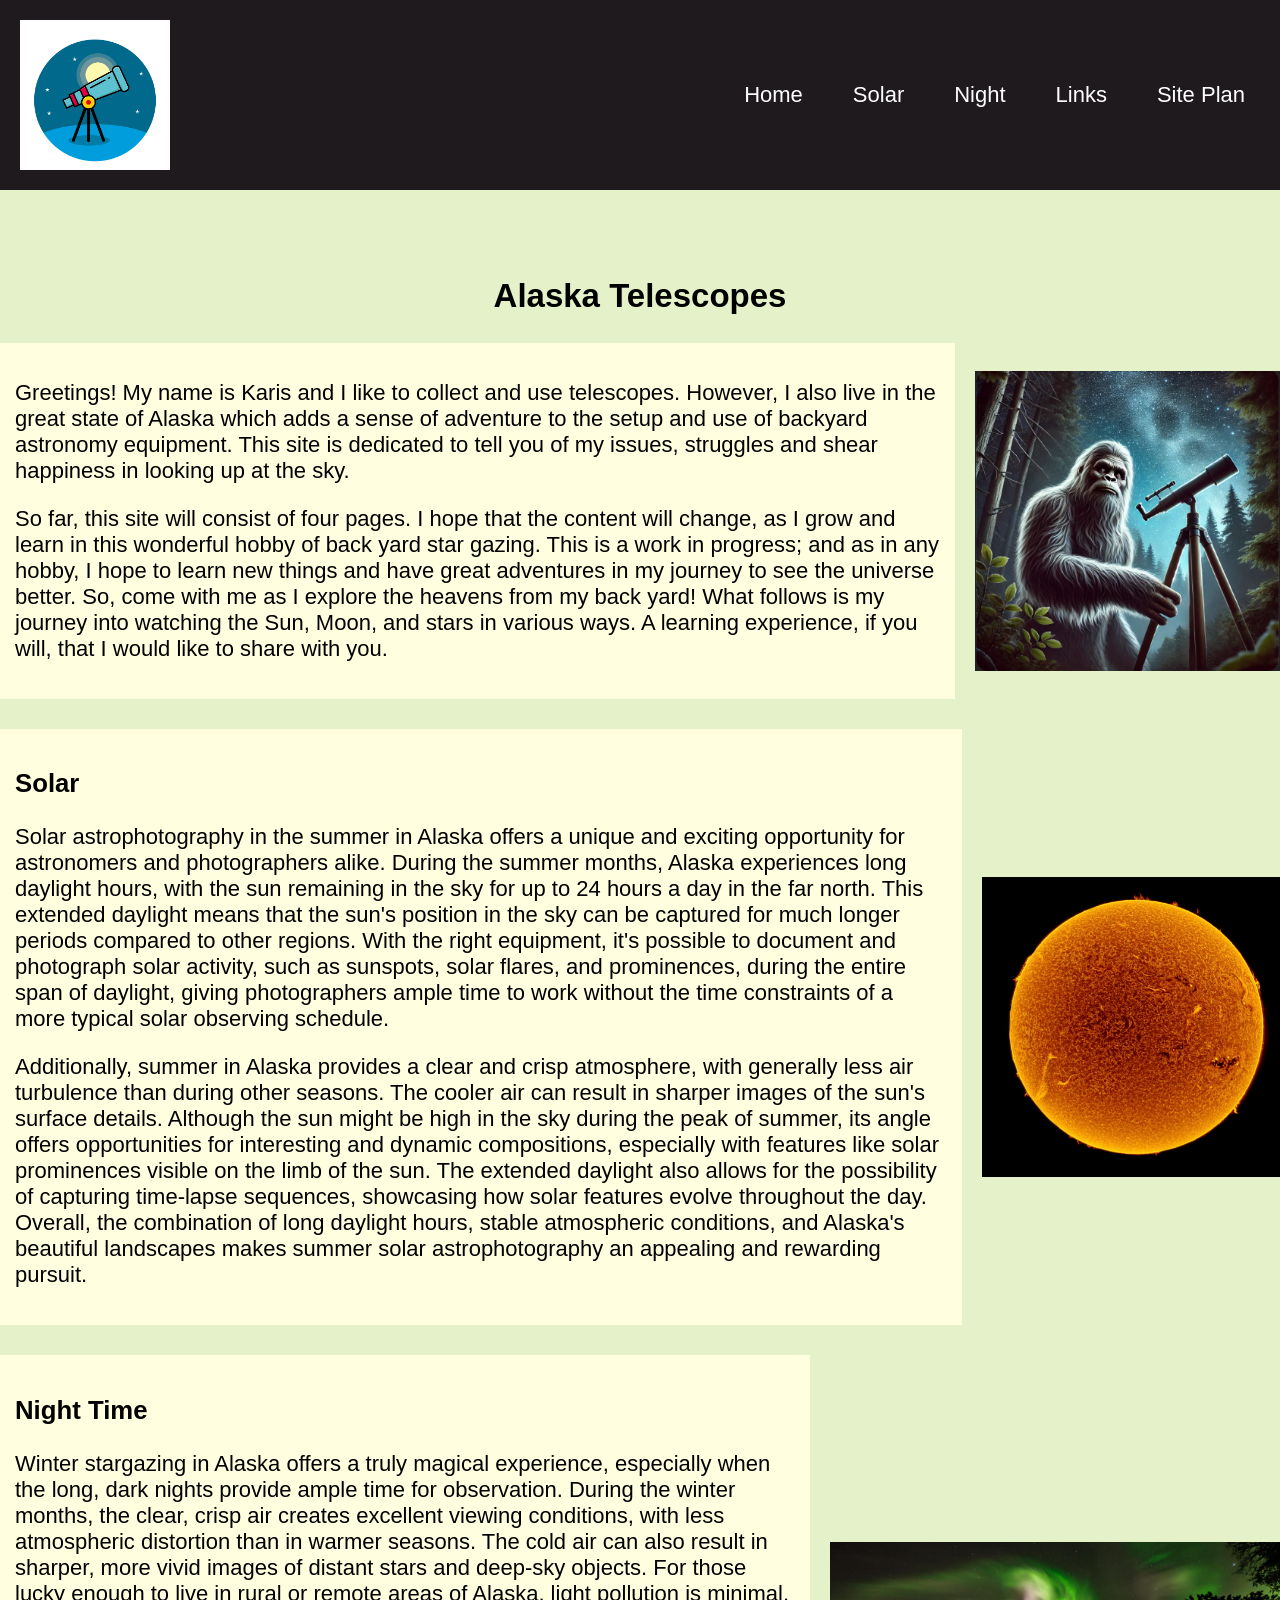
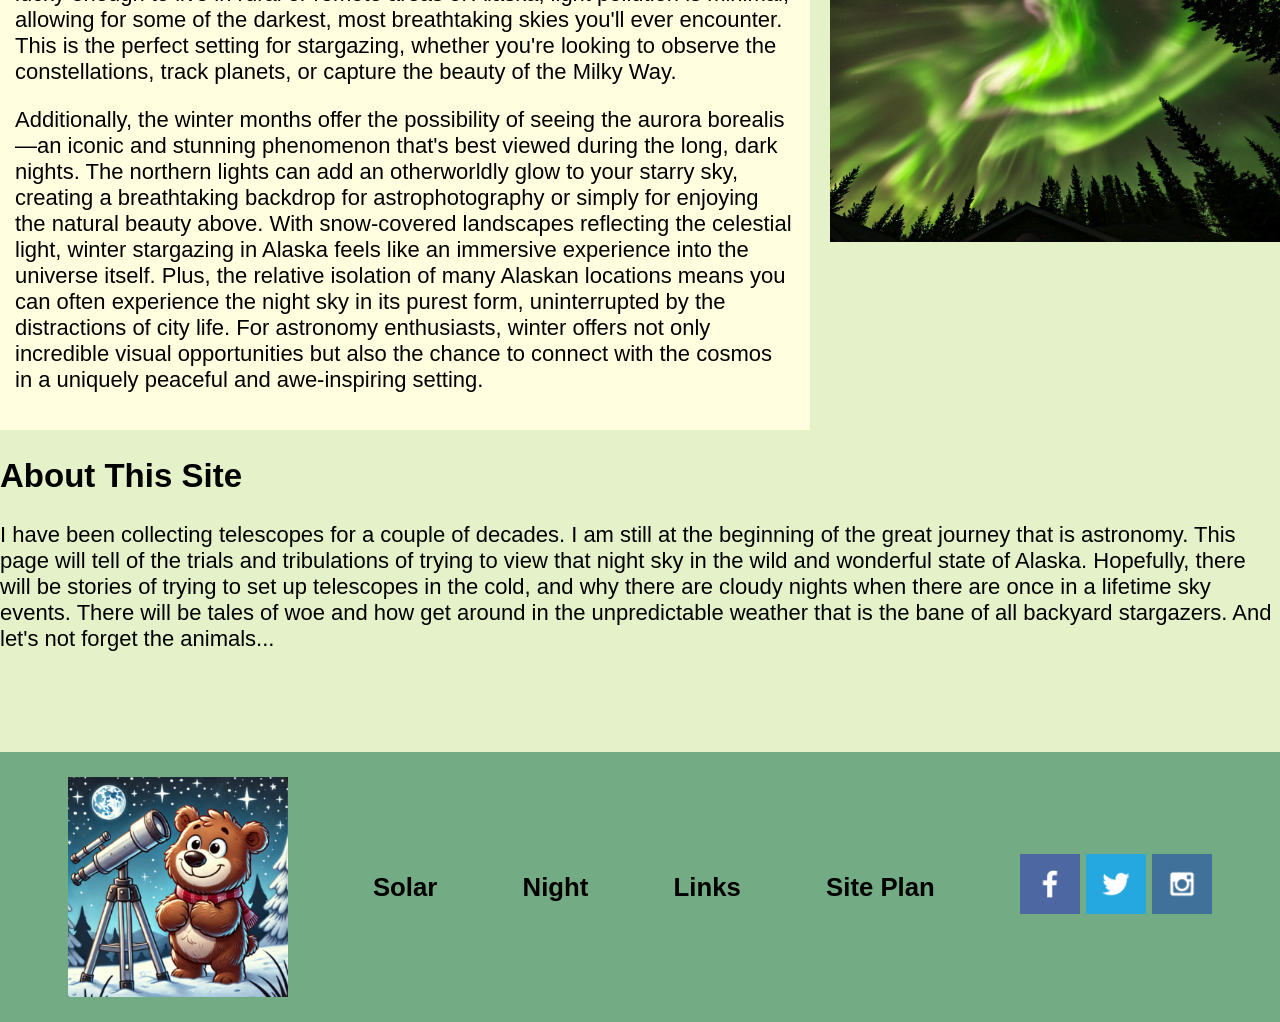
<file: akscope/index.html>
<!-- Document type as HTML5 -->
<!DOCTYPE html>
<html lang="en"> 

<head>
    <!-- Character encoding as UTF-8 -->
    <meta charset="UTF-8">
    <!-- Ensures compatibility with Internet Explorer, not that I WANT compatibility with IE... -->
    <meta http-equiv="X-UA-Compatible" content="IE=edge">
    <!-- Makes the page responsive to different screen sizes -->
    <meta name="viewport" content="width=device-width, initial-scale=1.0">
    
    <!-- title of the webpage -->
    <title>Ak Scopes</title>

    <!-- Links an external CSS file for styling -->
    <link rel="stylesheet" href="styles/styles_index.css">
</head>



<body>
    <div id="content"> <!-- Wrapper div for content -->
        <header>
            <!-- Logo linking back to the homepage -->
            <a id="logo_link" href="index.html">
                <img src="images/logo.png" alt="Logo" class="logo">
            </a>
            
             <!-- Navigation bar with links to other pages real or not-->
             <nav>
                <a href="index.html">Home</a>
                <a href="solar.html">Solar</a>  <!--  -->
                <a href="night.html">Night</a>  <!--  -->
                <a href="links.html">Links</a>  <!-- Maybe remove the "page"? -->
                <a href="site-plan-scopes.html">Site Plan</a>
            </nav>
        </header>



        <!-- Hero section with background image plus a call-to-action -->
        <div id="hero">
            <div id="hero-box">
                <!--<img id="hero-img" src="images/Bigfoot.png" alt="Bigfoot with scope">  <!--background image-->
            </div>
            
        </div>

        <body>

            <!--  Maybe find a new name  "akscopes" sort of implies a company... -->
        
            <main>
                <h2 class="section-title">Alaska Telescopes</h2>  
        
                <section class="image-container">
                    <div class="image-item">
                        <div class="text-box box1">
                            <!--<h3>Intro</h3>  -->
                            <p>Greetings!  My name is Karis and I like to collect and use telescopes.  However, I also live 
                                in the great state of Alaska which adds a sense of adventure to the setup and use of 
                                backyard astronomy equipment.  This site is dedicated to tell you of my issues, struggles 
                                and shear happiness in looking up at the sky.</p>
        
                            <p> So far, this site will consist of four pages.  I hope that the content will change, as I grow 
                                and learn in this wonderful hobby of back yard star gazing.  This is a work in progress; and 
                                as in any hobby, I hope to learn new things and have great adventures in my journey to see the 
                                universe better.  So, come with me as I explore the heavens from my back yard! What follows is my 
                                journey into watching the Sun, Moon, and stars in various ways.  A learning experience, if you 
                                will, that I would like to share with you.
                                  </p>
                        </div>
                        <img src="images/Bigfoot.png" alt="">
                    </div>
                   
                    <div class="image-item">
                        <div class="text-box box2">
                            <h3>Solar</h3>
                            <p>Solar astrophotography in the summer in Alaska offers a unique and exciting opportunity for 
                                astronomers and photographers alike. During the summer months, Alaska experiences long daylight 
                                hours, with the sun remaining in the sky for up to 24 hours a day in the far north. This extended 
                                daylight means that the sun's position in the sky can be captured for much longer periods compared 
                                to other regions. With the right equipment, it's possible to document and photograph solar 
                                activity, such as sunspots, solar flares, and prominences, during the entire span of daylight, 
                                giving photographers ample time to work without the time constraints of a more typical solar 
                                observing schedule.</p>

                            <p> Additionally, summer in Alaska provides a clear and crisp atmosphere, with generally less air 
                                turbulence than during other seasons. The cooler air can result in sharper images of the sun's surface 
                                details. Although the sun might be high in the sky during the peak of summer, its angle offers 
                                opportunities for interesting and dynamic compositions, especially with features like solar prominences 
                                visible on the limb of the sun. The extended daylight also allows for the possibility of capturing 
                                time-lapse sequences, showcasing how solar features evolve throughout the day. Overall, the combination 
                                of long daylight hours, stable atmospheric conditions, and Alaska's beautiful landscapes makes summer 
                                solar astrophotography an appealing and rewarding pursuit.</p>
                        </div>
                        <img src="images/solar2024-06-21.jpg" alt="full solar">  
                    </div>
        
                    <div class="image-item">
                        <div class="text-box box3">
                            <h3>Night Time</h3>
                            <p>Winter stargazing in Alaska offers a truly magical experience, especially when the long, dark nights provide 
                                ample time for observation. During the winter months, the clear, crisp air creates excellent viewing 
                                conditions, with less atmospheric distortion than in warmer seasons. The cold air can also result in 
                                sharper, more vivid images of distant stars and deep-sky objects. For those lucky enough to live in rural 
                                or remote areas of Alaska, light pollution is minimal, allowing for some of the darkest, most breathtaking 
                                skies you'll ever encounter. This is the perfect setting for stargazing, whether you're looking to observe 
                                the constellations, track planets, or capture the beauty of the Milky Way. </p>

                            <p>Additionally, the winter months offer the possibility of seeing the aurora borealis—an iconic and stunning 
                                phenomenon that's best viewed during the long, dark nights. The northern lights can add an otherworldly 
                                glow to your starry sky, creating a breathtaking backdrop for astrophotography or simply for enjoying the 
                                natural beauty above. With snow-covered landscapes reflecting the celestial light, winter stargazing in 
                                Alaska feels like an immersive experience into the universe itself. Plus, the relative isolation of many 
                                Alaskan locations means you can often experience the night sky in its purest form, uninterrupted by the 
                                distractions of city life. For astronomy enthusiasts, winter offers not only incredible visual opportunities 
                                but also the chance to connect with the cosmos in a uniquely peaceful and awe-inspiring setting. </p>
                        </div>
                        <img src="images/au06.jpg" alt="aurora green">
                    </div>
                </section>
            </main>

        
            
            <!-- Section with descriptive text and call-to-action -->
            <section class="msg">
                <h2>About This Site</h2> <!--About Me?  Really don't like this-->
                <p>I have been collecting telescopes for a couple of decades.  I am still at the beginning of the great journey that is astronomy.  
                    This page will tell of the trials and tribulations of trying to view that night sky in the wild and wonderful state of Alaska.  
                    Hopefully, there will be stories of trying to set up telescopes in the cold, and why there are cloudy nights when there are once 
                    in a lifetime sky events.  There will be tales of woe and how get around in the unpredictable weather that is the bane of all 
                    backyard stargazers.  And let's not forget the animals...</p>
                <!--  -->

            </section>
        </main>


        
        <!-- Footer section with additional links and social media icons  (05) -->
        <footer>
            <img src="images/HappyBear1a.png" alt="cute bear night">  <!--Square up a bit-->
            <h3><a href="solar.html">Solar</a></h3>
            <h3><a href="night.html">Night</a></h3>
            <h3><a href="links.html">Links</a></h3>
            <h3><a href="site-plan-scopes.html">Site Plan</a></h3>  


            
            <!-- Social media links that work most of the time-->
            <div class="social">
                <a href="https://facebook.com" target="_blank">
                    <img src="images/facebook.png" alt="fb icon">
                </a>
                <a href="https://twitter.com" target="_blank">   <!-- I thought Twitter was gone or renamed or something? -->
                    <img src="images/twitter.png" alt="twitter icon">
                </a>
                <a href="https://instagram.com" target="_blank">
                    <img src="images/instagram.png" alt="instagram icon">
                </a>
            </div>
        </footer>
    </div>
</body>

</html>
</file>
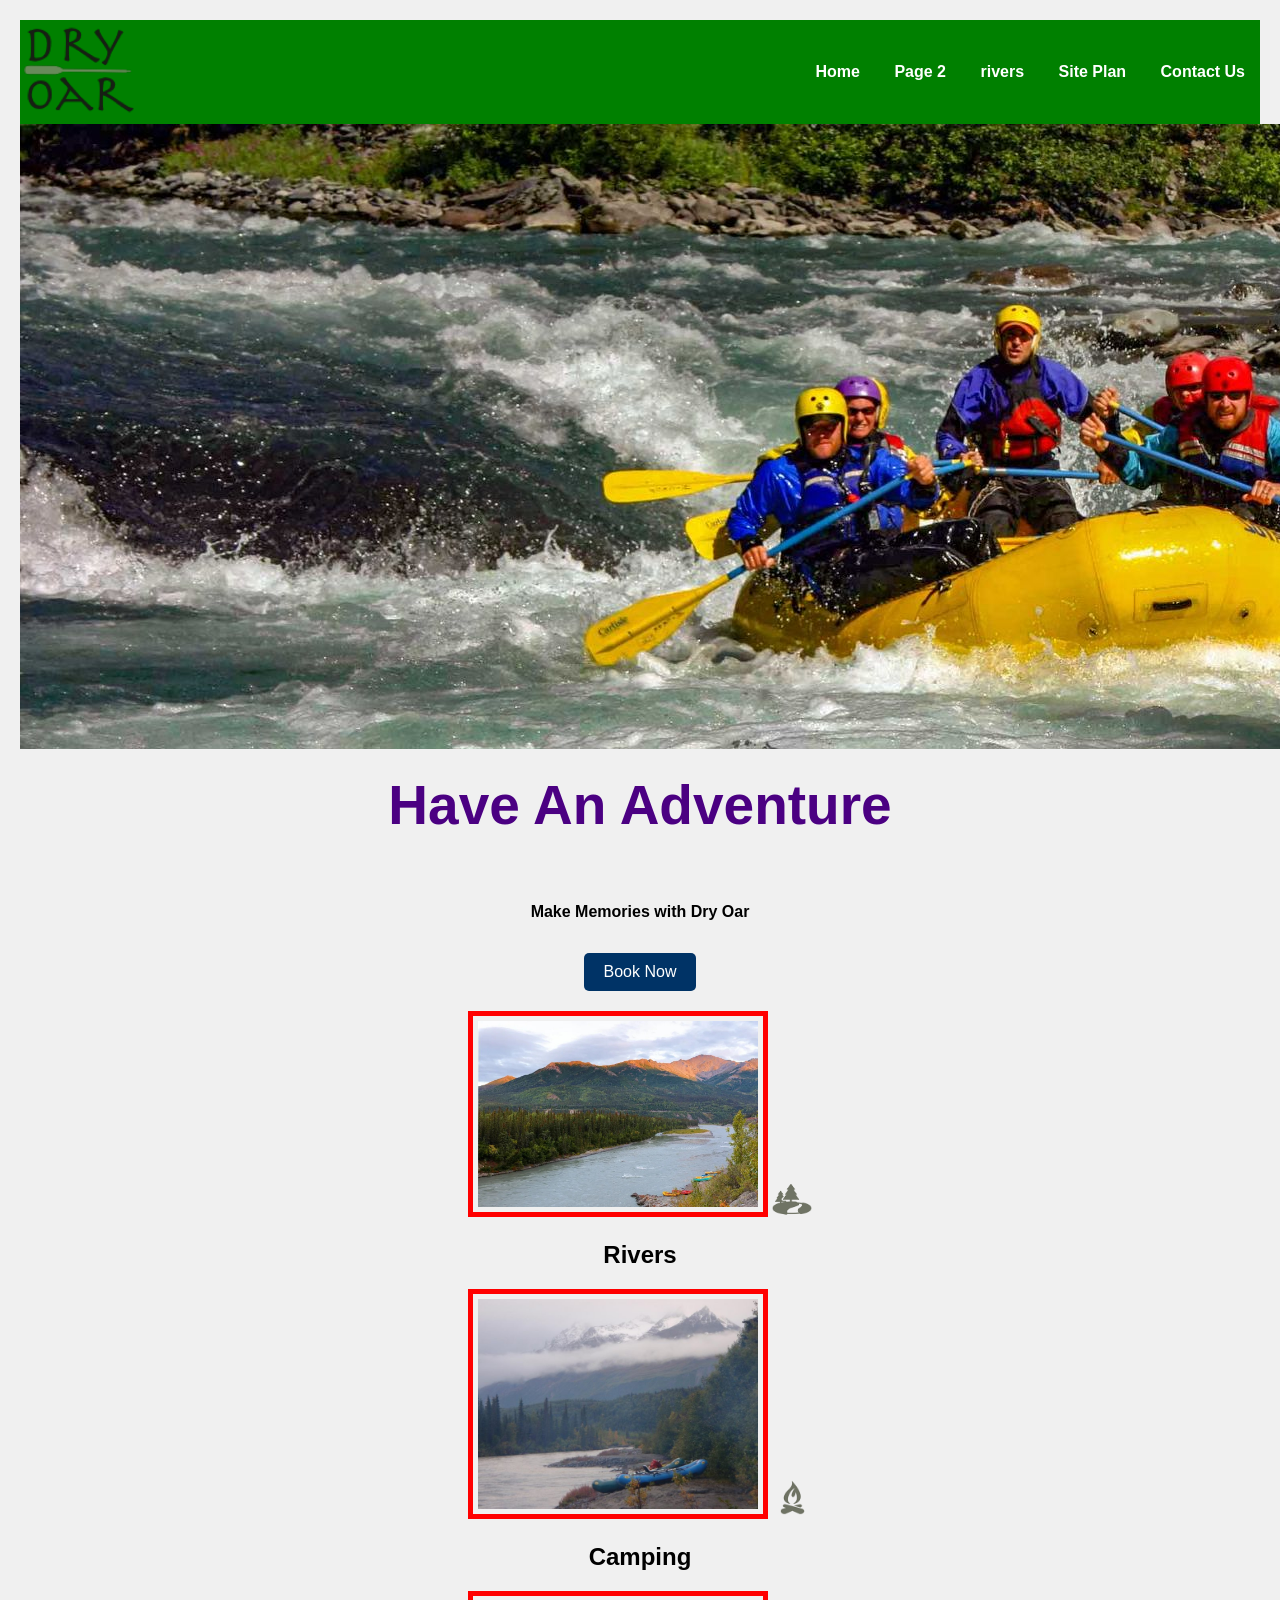
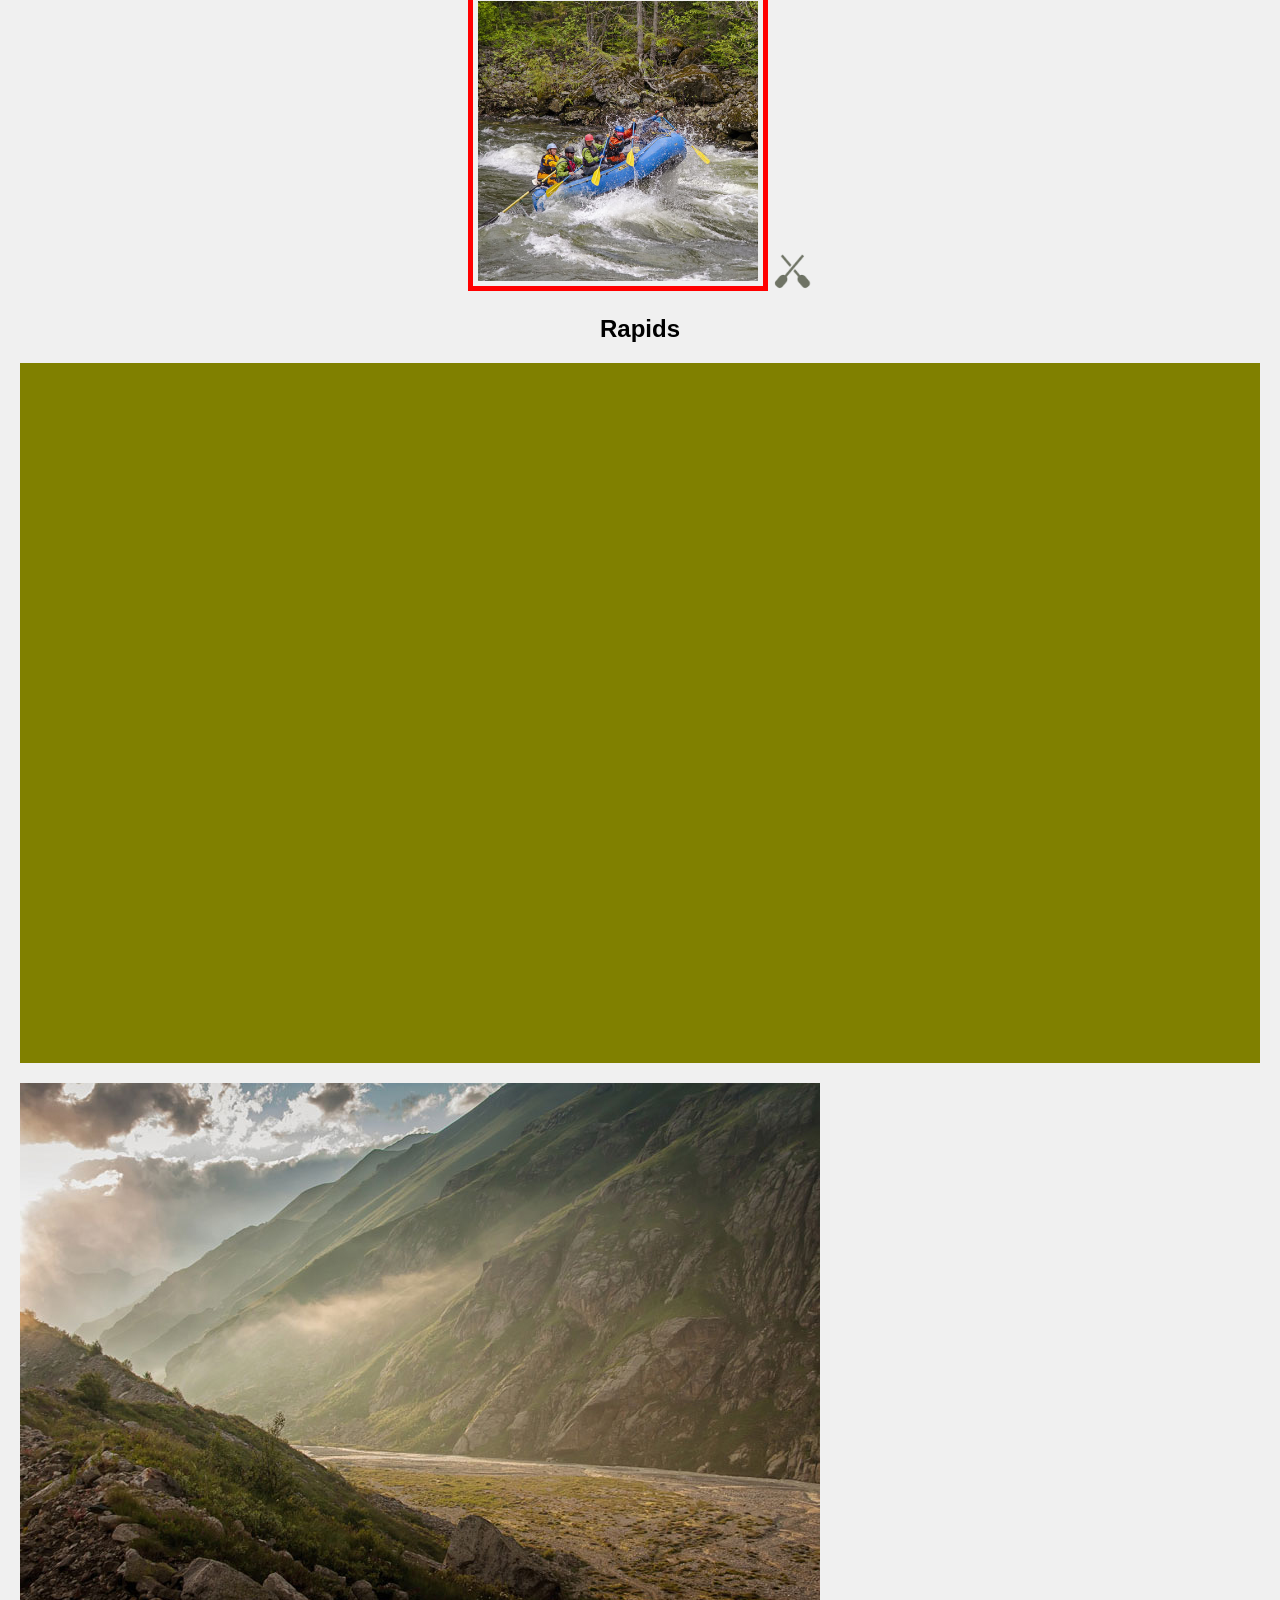
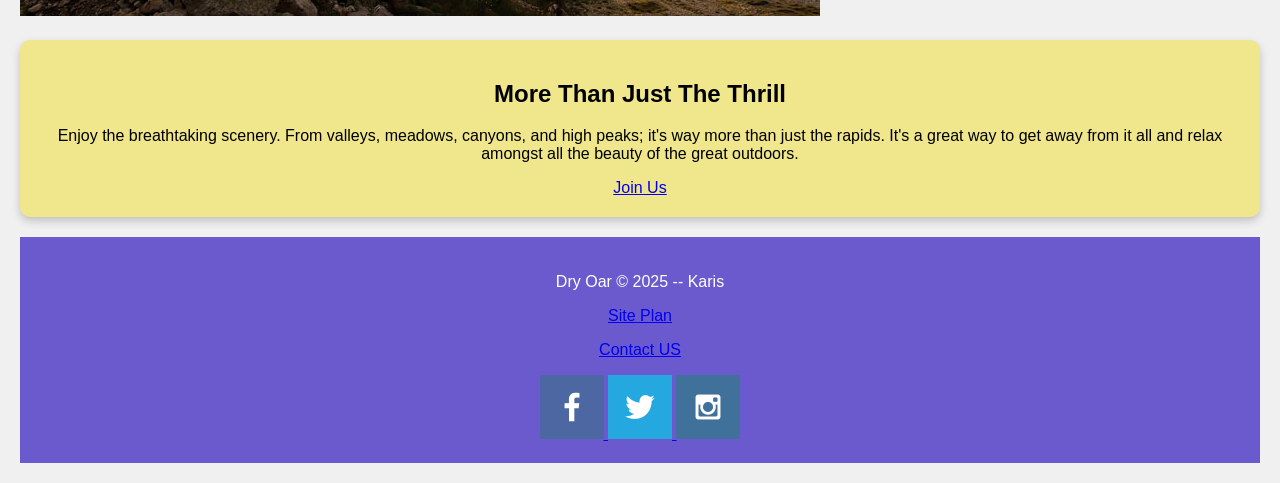
<file: wwr/index.html>
<!--Rewrite 4  10 Feb 25-->
<!--index2.html-->


<!DOCTYPE html>
<html lang="en">
<head>


    <meta charset="UTF-8">
    <meta http-equiv="X-UA-Compatible" content="IE=edge">
    <meta name="viewport" content="width=device-width, initial-scale=1.0">
    <title>Dry Oar Adventures</title>
    <link type="text/css" rel="stylesheet" href="styles/styles.css" />

</head>

<body>
    <header>
        
        <a id="logo_link" href="index.html">
            <img class="logo" src="images/logo.png" width="120px" alt="Dry Oar Logo">
        </a>
        <nav>
            <a href="index.html">Home</a>
            <a href="#">Page 2</a>
            <a href="#">rivers</a>
            <a href="site-plan-rafting.html">Site Plan</a>
            <a href="contactus.html">Contact Us</a>
        </nav>

    </header>
</body>
<body>
    
        <!--Hero Image Section-->
    <div id="hero">
        <div id="hero-box">
    
            <img id="hero-img" src="images/hero.jpg"  alt="People enjoying white water">
        </div>

        <!--Hero Section-->
        <section id="hero-msg">
            <h1 class="home-title">Have An Adventure</h1>
            <h4> Make Memories with Dry Oar </h4>
            <div class='button-box'>
                <a class='book' href="contactus.html">Book Now</a>
            </div>
        </section>
    
    </div>
    </body>
    <body>
        
        <main class="home-grid">
        </section>
        </main>
        </body>   <!--The three photos section-->              
        <main class="home-grid">
            <section class="rivers-card">
                <img class="card-img" src="images/nenana.jpg" width="300" alt="River">
                <img class="icon" src="images/river_icon.png" width="40" alt="river icon">
                <h2>Rivers</h2>
            </section>
            <section class="camping-card">
                <img class="card-img" src="images/Beach.jpg" width="300" alt="camping">
                <img class="icon" src="images/fire_icon.png" width="40" alt="fire icon">
                <h2>Camping</h2>
            </section>
            <section class="rapids-card">
                <img class="card-img" src="images/rapids.jpg" width="300" alt="Rapids">
                <img class="icon" src="images/oars.png" width="40" alt="oars icon">
                <h2>Rapids</h2>
            </section>


            <!-- Info Box for More Words -->
            <div id="background"></div>
            <img class="mountains" src="images/mountains.jpg" alt="Misty mountains">
            <section class="msg">



            <!--I need a box to contain "more than just a thrill" and "Enjoy .... and the 
            Join us button"-->

            <!--<div class="info-box"></div>
            <section class="msg">
                 <img class="familia" src="images/mountains.jpg" width="500"   > -->

                 <section class="msg">
                    <div class="info-box">
                        <h2>More Than Just The Thrill</h2>
                        <p>Enjoy the breathtaking scenery. From valleys, meadows, canyons, and high peaks; it's way more than just the rapids. It's a great way to get away from it all and relax amongst all the beauty of the great outdoors.</p>
                        <a class="join" href="rivers.html">Join Us</a>
                    </div>
                </section>
                


               
        </main>


    </main>
</main>

    <!--Footer section-->
    <footer>
        <p>Dry Oar &copy; 2025  --  Karis </p>
        <p><a href="site-plan-rafting.html">Site Plan</a></p>
        <p><a href="contactus.html">Contact US</a></p>
        <div class="social">
            <a href="https://facebook.com" target="_blank">
                <img src="images/facebook.png" alt="fb icon">
            </a>
            <a href="https://twitter.com" target="_blank">
                <img src="images/twitter.png" alt="twitter icon">
            </a>
            <a href="https://instagram.com" target="_blank">
                <img src="images/instagram.png" alt="instagram icon">
            </a>
        </div>
    </footer>
    </div>
    </body>
                
    
</html>
</file>
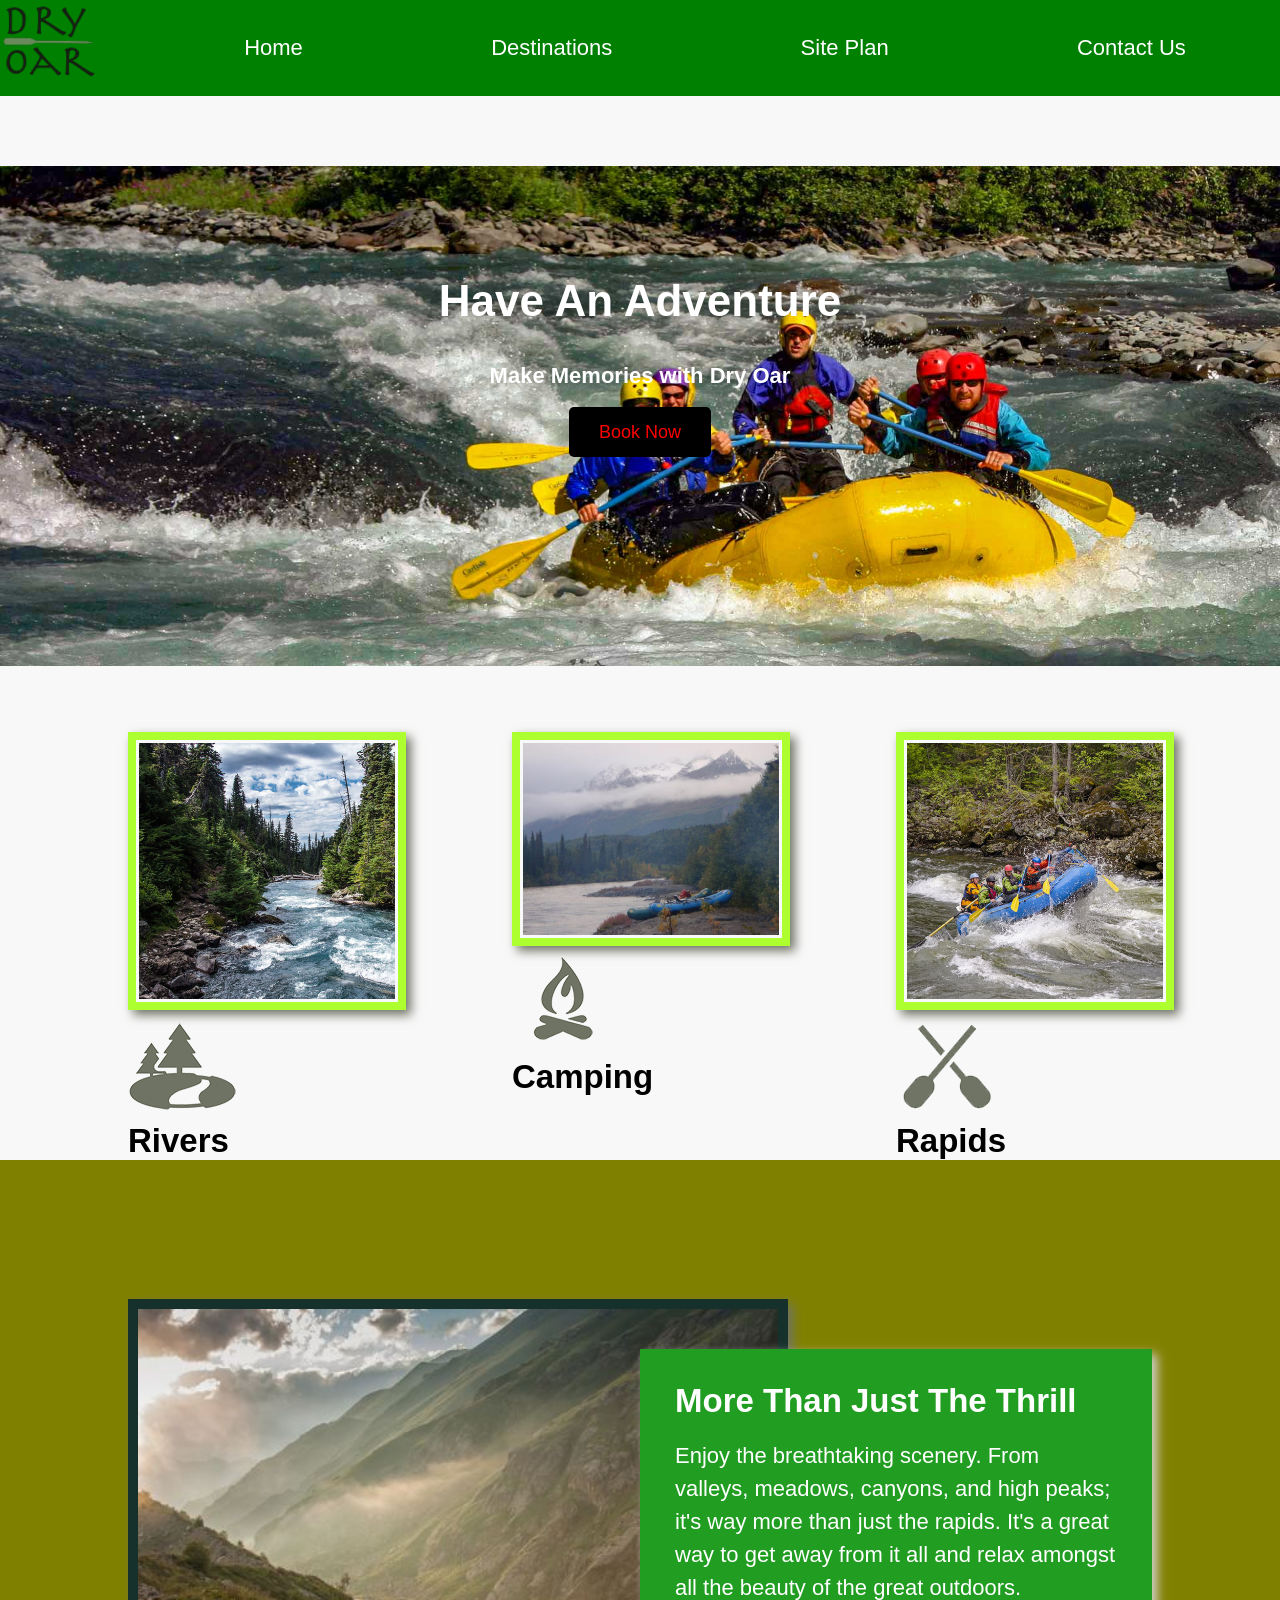
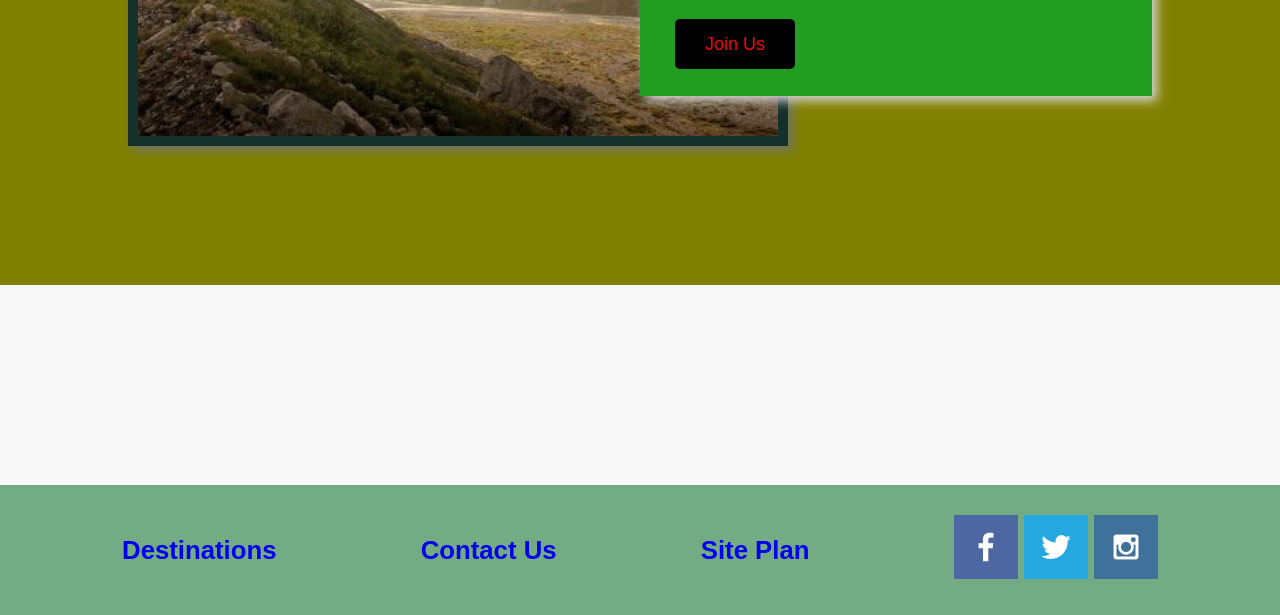
<file: wwr1/index.html>
<!--Try 4 19 Feb 25-->
<!--D:/wdd130/wwr1-->
<!--Try 5 22 Feb 25-->


<!-- Document type as HTML5 -->
<!DOCTYPE html>
<html lang="en"> <!--English -->

<head>
    <!-- Character encoding as UTF-8 -->
    <meta charset="UTF-8">
    <!-- Ensures compatibility with Internet Explorer, not that I WANT compatibility with IE... -->
    <meta http-equiv="X-UA-Compatible" content="IE=edge">
    <!-- Makes the page responsive to different screen sizes -->
    <meta name="viewport" content="width=device-width, initial-scale=1.0">
    
    <!-- title of the webpage -->
    <title>Dry Oar</title>

    <!-- Links an external CSS file for styling -->
    <link rel="stylesheet" href="styles/styles1a.css">  <!--corrected for Media Query, I hope.. -->
</head>



<body>
    <div id="content"> <!-- Wrapper div for content -->
        <header>
            <!-- Logo linking back to the homepage -->
            <a id="logo_ling" href="index.html">
                <img src="images/logo.png" alt="Dry Oar Logo" class="logo">
            </a>
            
             <!-- Navigation bar with links to other pages real or not-->
             <nav>
                <a href="index.html">Home</a>
                <a href="page2a.html">Destinations</a>  
                <a href="site-plan-rafting2.html">Site Plan</a>
                <a href="contactus1.html">Contact Us</a>  <!-- Is it Real yet? -->
            </nav>
        </header>



        <!-- Hero section with background image plus a call-to-action -->
        <div id="hero">
            <div id="hero-box">
                <img id="hero-img" src="images/hero1.jpg" alt="People white water rafting">  <!--background image-->
            </div>
            <section id="hero-msg">
                <h1 class="home-title">Have An Adventure</h1>  <!-- I don't like this--> 
                <h4>Make Memories with Dry Oar</h4>             <!--Nor this for some unkwn reason-->
                <div class="button-box">
                    <a class="book" href="rates.html">Book Now</a> <!-- Button linking to non-existant booking page -->
                </div>
            </section>
        </div>



        <!-- Main content section with three pesky feature cards -->
        <main class="home-grid">
            <section class="rivers-card">
                <img class="card-img" src="images/rivers.jpg" alt="river">
                <img class="icon" src="images/river_icon.png" alt="river icon">
                <h2>Rivers</h2>
            </section>
            <section class="camping-card">
                <img class="card-img" src="images/beach1.jpg" alt="camping on beach">  <!--Why still doesn't beach1.jpg work?-->
                <img class="icon" src="images/fire_icon.png" alt="fire icon">
                <h2>Camping</h2>
            </section>
            <section class="rapids-card">
                <img class="card-img" src="images/rapids.jpg" alt="rafting">
                <img class="icon" src="images/oars.png" alt="oars icon">
                <h2>Rapids</h2>
            </section>
            
            <!-- Background image behind the sections -->
            <div id="background"></div>
            <img class="mountains" src="images/mountains1.jpg" alt="Misty mountains">
            
            <!-- Section with descriptive text and call-to-action -->
            <section class="msg">
                <h2>More Than Just The Thrill</h2>
                <p>Enjoy the breathtaking scenery. From valleys, meadows, canyons, and high peaks; it's way more than just the rapids. It's a great way to get away from it all and relax amongst all the beauty of the great outdoors.</p>
                <a class='join' href="rivers.html">Join Us</a>
            </section>
        </main>


        
        
        <!-- Footer section with additional links and social media icons  (05) -->
        <footer>
            <h3><a href="page2a.html">Destinations</a></h3>
            
            <h3><a href="contactus1.html">Contact Us</a></h3>
            <h3><a href="site-plan-rafting.html">Site Plan</a></h3>  


            
            <!-- Social media links that work most of the time-->
            <div class="social">
                <a href="https://facebook.com" target="_blank">
                    <img src="images/facebook.png" alt="fb icon">
                </a>
                <a href="https://twitter.com" target="_blank">   <!-- I thought Twitter was gone or renamed or something? -->
                    <img src="images/twitter.png" alt="twitter icon">
                </a>
                <a href="https://instagram.com" target="_blank">
                    <img src="images/instagram.png" alt="instagram icon">
                </a>
            </div>
        </footer>
    </div>
</body>

</html>
</file>
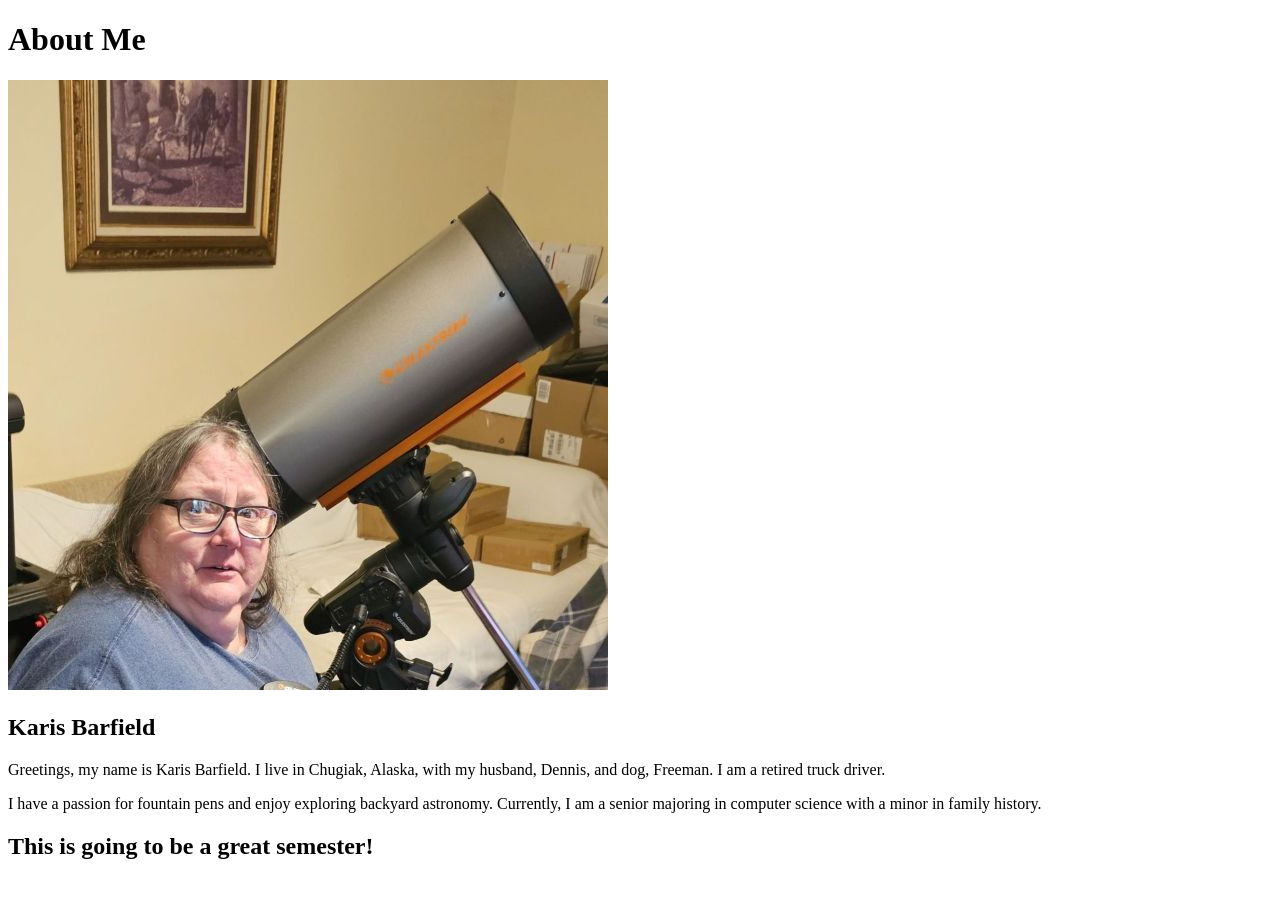
<file: aboutme/aboutme.html>
<!DOCTYPE html>
<html lang="en">
<head>
    <meta charset="UTF-8">
    <meta http-equiv="X-UA-Comatible" content="IE=edge">
    <meta name="viewport" contect="width=divice-width, initial-scale-scale=1.0">
    <title>All About Me</title>
</head>
<body>
    <h1>About Me</h1>
    <img alt="Image of me?" src="myphoto.jpg" >
    <h2>Karis Barfield</h2>
    <p> Greetings, my name is Karis Barfield.  I live in Chugiak, Alaska, 
    with my husband, Dennis, and dog, Freeman.  I am a retired truck 
    driver.</p>
    <p>I have a passion for fountain pens and enjoy exploring backyard 
    astronomy. Currently, I am a senior majoring in computer science with 
    a minor in family history. </p>
    <h2>This is going to be a great semester! </h2>
</body>
</html>
</file>
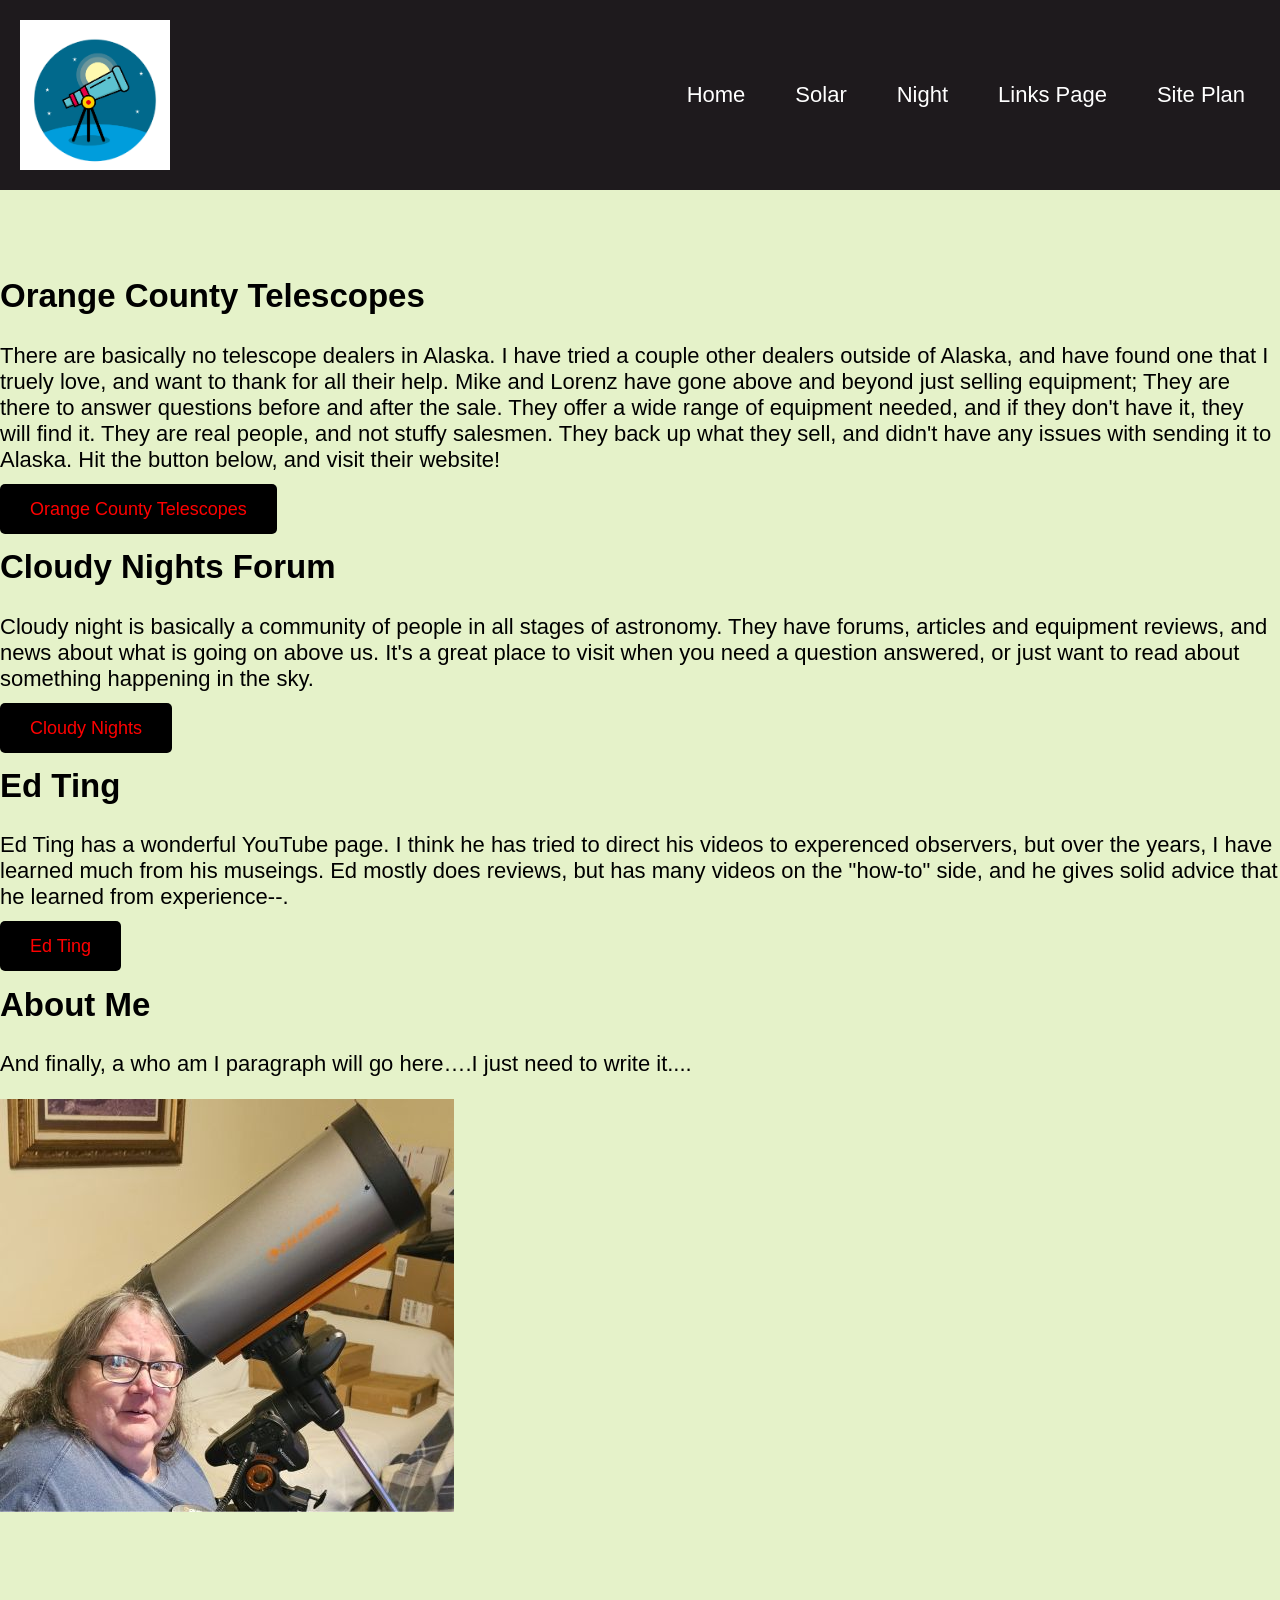
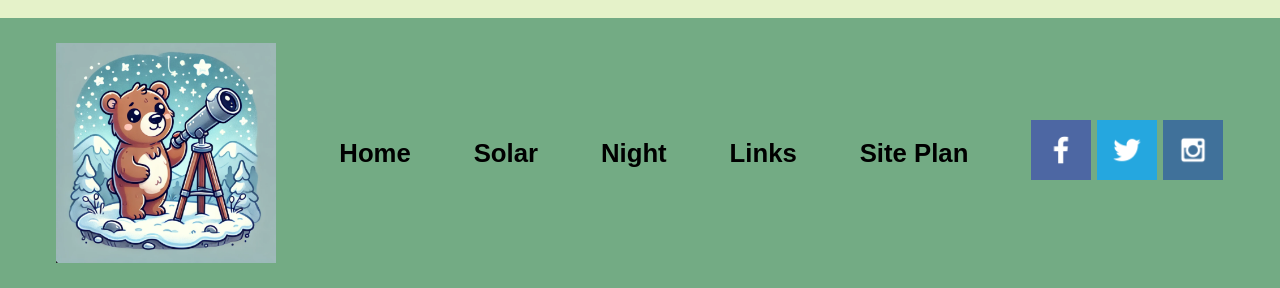
<file: akscope/links.html>
<!-- links.html -->
<!-- 13 March 25-->


<!-- Document type as HTML5 -->
<!DOCTYPE html>
<html lang="en"> 

<head>
    <!-- Character encoding as UTF-8 -->
    <meta charset="UTF-8">
    <!-- Ensures compatibility with Internet Explorer, not that I WANT compatibility with IE... -->
    <meta http-equiv="X-UA-Compatible" content="IE=edge">
    <!-- Makes the page responsive to different screen sizes -->
    <meta name="viewport" content="width=device-width, initial-scale=1.0">
    
    <!-- title of the webpage -->
    <title>Ak Scopes</title>

    <!-- Links with an external CSS file for styling -->
    <link rel="stylesheet" href="styles/styles_links.css">
</head>



<body>
    <div id="content"> <!-- Wrapper div for content -->
        <header>
            <!-- Logo linking back to the homepage -->
            <a id="logo_link" href="index.html">
                <img src="images/logo1.png" alt="Logo" class="logo">
            </a>
            
             <!-- Navigation bar with links to other pages real or not-->
             <nav>
                <a href="index.html">Home</a>
                <a href="solar.html">Solar</a>  <!--  -->
                <a href="night.html">Night</a>  <!--  -->
                <a href="links.html">Links Page</a>  <!--  -->
                <a href="site-plan-scopes.html">Site Plan</a>
            </nav>
        </header>



        <!-- Hero section with background image plus a call-to-action -->
        <div id="hero">
            <div id="hero-box">
                <!--<img id="hero-img" src="images/Bigfoot.png" alt="Bigfoot with scope">  <!--background image-->
            </div>
            
        </div>

        <body>

            <!--   -->
        
            <main>
                  <!-- Mikes Shop and call-to-action button-->
            <section class="msg">
                <h2>Orange County Telescopes</h2>
                <p>There are basically no telescope dealers in Alaska. I have tried a couple other dealers outside of Alaska, and have found 
                    one that I truely love, and want to thank for all their help.  Mike and Lorenz have gone above and beyond just selling equipment; 
                    They are there to answer questions before and after the sale.  They offer a wide range of equipment needed, and if they don't have it, they will 
                    find it.  They are real people, and not stuffy salesmen.  They back up what they sell, and didn't have any issues with sending it to Alaska.  
                    Hit the button below, and visit their website!</p>
                <a class='join' href="https://octelescope.com/">Orange County Telescopes</a>  <!--Link to OC Telescopes website -->
            </section>
                <!--Would like to put a couple images of their shop here, maybe  Figure out how..-->




<!-- Cloudy Nights website and call-to-action button-->
            <section class="msg">
                <h2>Cloudy Nights Forum</h2>
                <p>Cloudy night is basically a community of people in all stages of astronomy.  They have forums, articles and equipment reviews, and news about what is 
                    going on above us.  It's a great place to visit when you need a question answered, or just want to read about something happening in the sky.</p>
                <a class='join' href="https://www.cloudynights.com/"> Cloudy Nights</a>  <!--Link to Cloudy Nights website -->
            </section>

            
<!--Ed Ting and call-to-action button-->
    <section class="msg">
        <h2>Ed Ting</h2>
        <p>Ed Ting has a wonderful YouTube page.  I think he has tried to direct his videos to experenced observers, but over the years, I have learned much from 
        his museings.  Ed mostly does reviews, but has many videos on the "how-to" side, and he gives solid advice that he learned from experience--.</p>
        <a class='join' href="https://www.youtube.com/@edting"> Ed Ting </a>  <!-- I got his permission!  https://www.scopereviews.com/-->
    </section>    <!-- Decide what you are going to post here; youtube and/or website. ps: do a spell check!  experience?-->

            </main>

            <section class="msg">
                <h2>About Me</h2> 
                <p>And finally, a who am I paragraph will go here….I just need to write it....</p>
                <img src="images/me1.jpg" alt="Me and Mats">  <!-- Text to wrap around right side -->
                    

            </section>
          
        
        <!-- Footer section with additional links and social media icons  (05) -->
        <footer>
            <img src="images/HappyBear2.png" alt="another cute bear night">  <!--Square up a bit-->
            <h3><a href="index.html">Home</a></h3>
            <h3><a href="solar.html">Solar</a></h3>
            <h3><a href="night.html">Night</a></h3>
            <h3><a href="links.html">Links</a></h3>
            <h3><a href="site-plan-scopes.html">Site Plan</a></h3>  


            
            <!-- Social media links that work most of the time-->
            <div class="social">
                <a href="https://facebook.com" target="_blank">
                    <img src="images/facebook.png" alt="fb icon">
                </a>
                <a href="https://twitter.com" target="_blank">   <!-- I thought Twitter was gone or renamed or something? -->
                    <img src="images/twitter.png" alt="twitter icon">
                </a>
                <a href="https://instagram.com" target="_blank">
                    <img src="images/instagram.png" alt="instagram icon">
                </a>
            </div>
        </footer>
    </div>
</body>

</html>
</file>
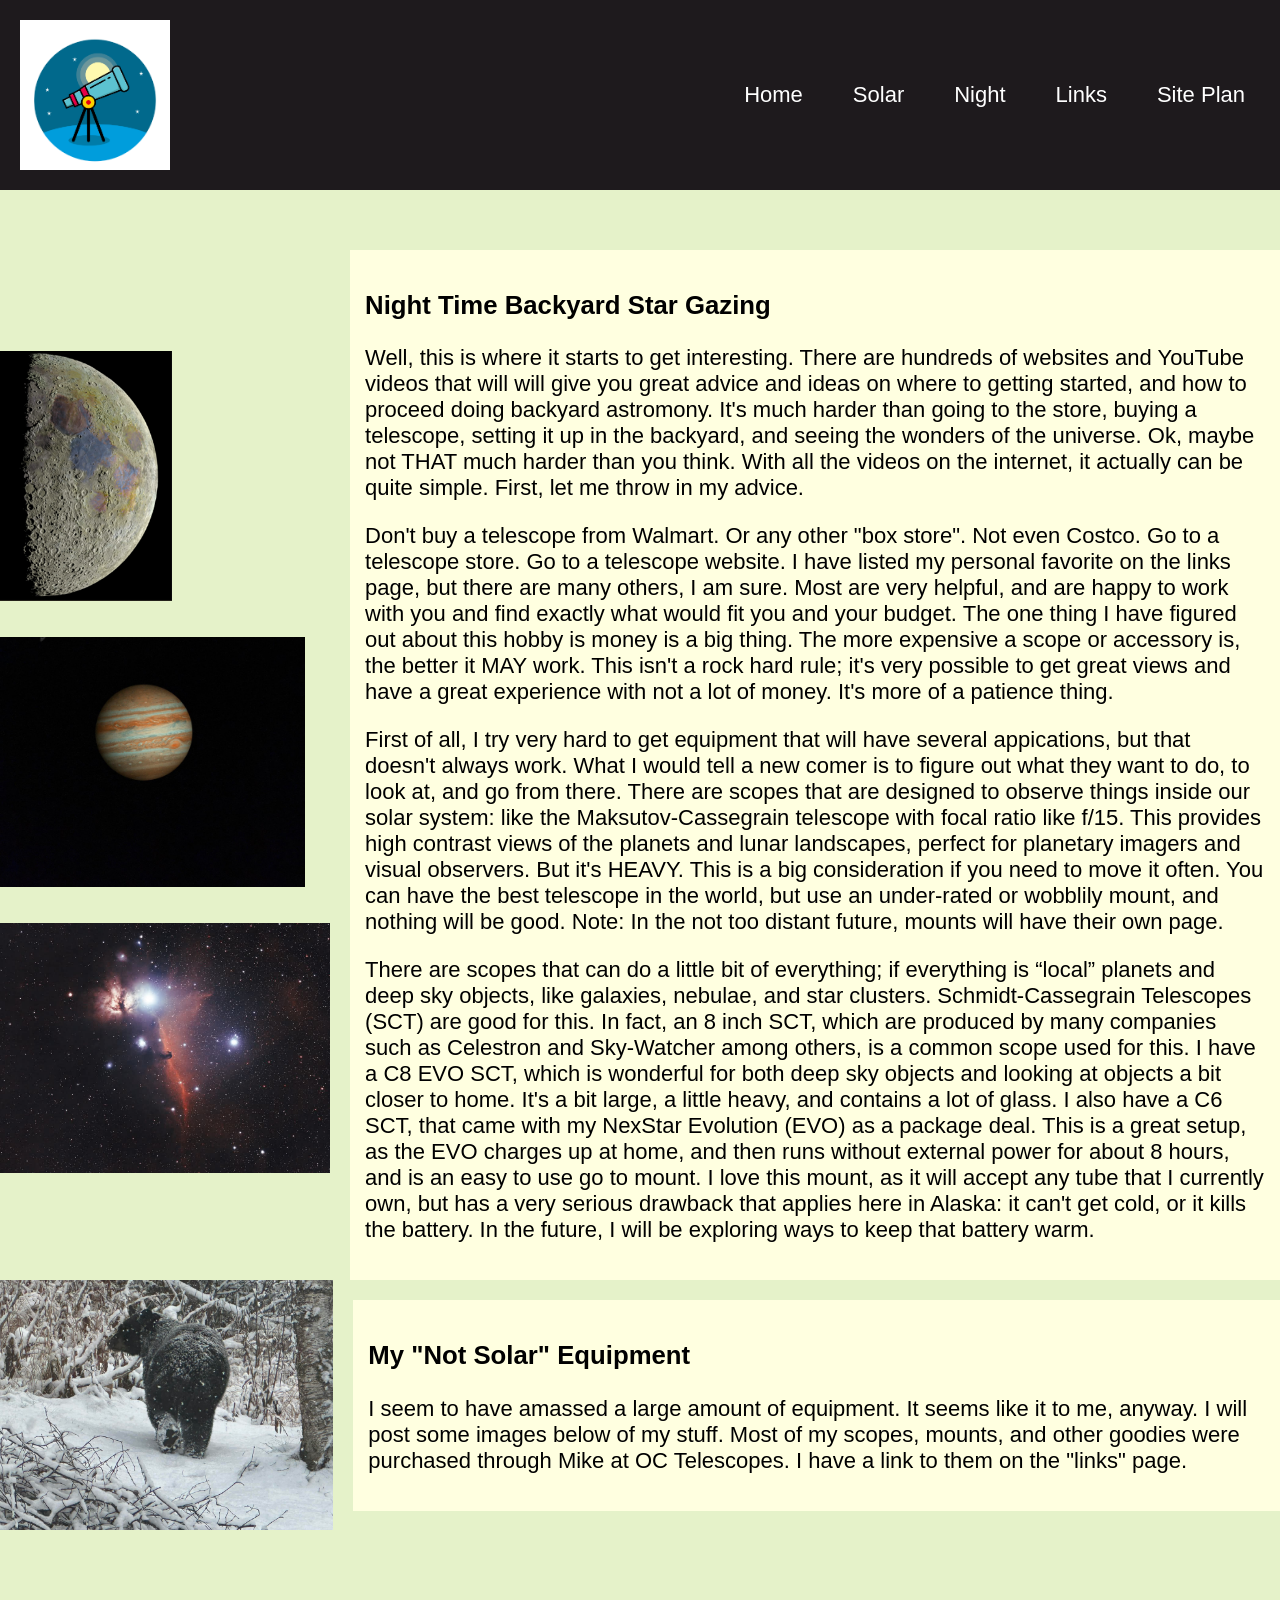
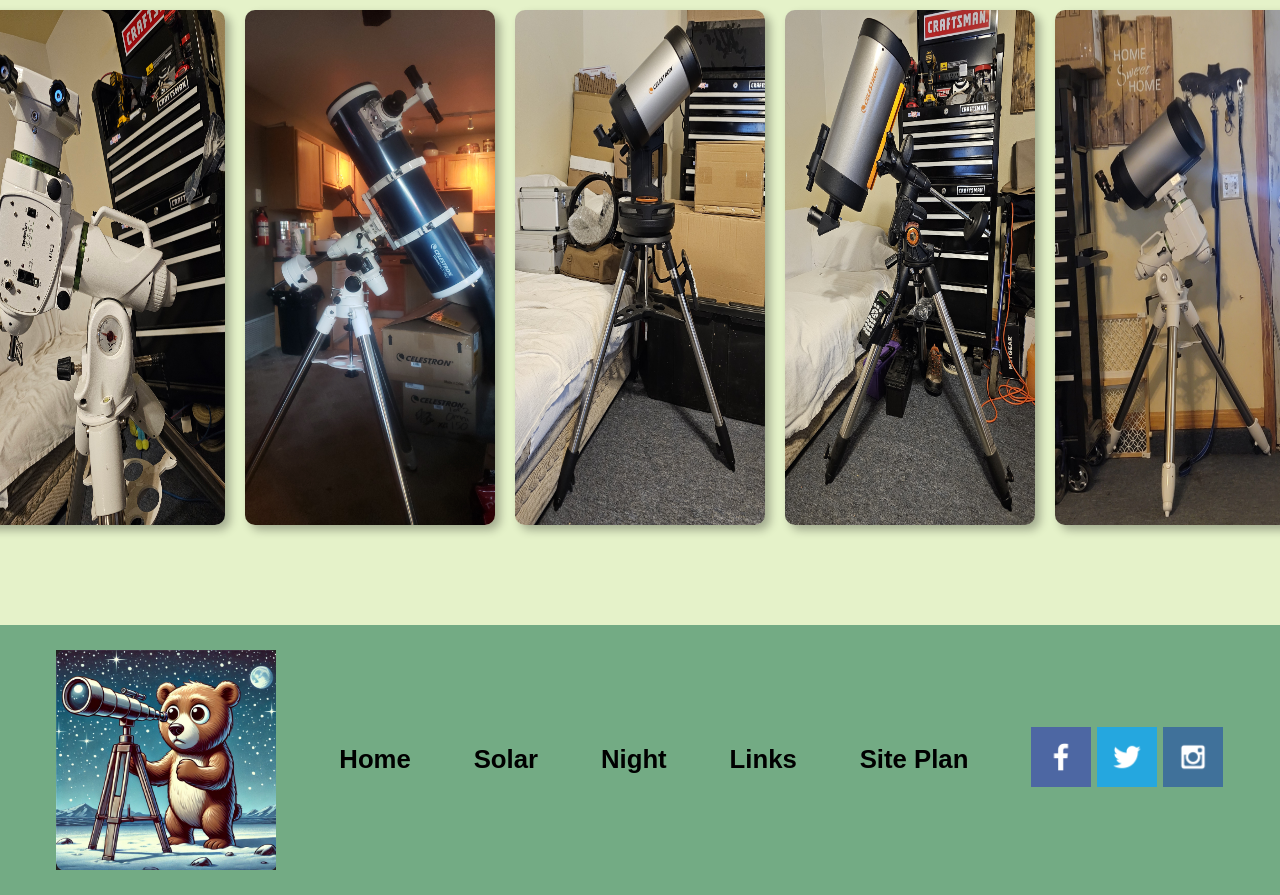
<file: akscope/night.html>
<!--night.html-->
<!--14 March 25-->


<!-- Document type as HTML5 -->
<!DOCTYPE html>
<html lang="en"> 

<head>
    <!-- Character encoding as UTF-8 -->
    <meta charset="UTF-8">
    <!-- Ensures compatibility with Internet Explorer, not that I WANT compatibility with IE... -->
    <meta http-equiv="X-UA-Compatible" content="IE=edge">
    <!-- Makes the page responsive to different screen sizes -->
    <meta name="viewport" content="width=device-width, initial-scale=1.0">
    
    <!-- title of the webpage -->
    <title>Ak Scopes: Night Observing</title>

    <!-- Links an external CSS file for styling -->
    <link rel="stylesheet" href="styles/styles_index.css">
</head>


<head>
    <meta charset="UTF-8">
    <meta name="viewport" content="width=device-width, initial-scale=1.0">
    <title>Night Observing</title>
    <link rel="stylesheet" href="styles/styles_index.css"> <!-- Main site styles -->
    <link rel="stylesheet" href="styles/styles_night.css"> <!-- Night-specific styles -->
</head>



<body>
    <div id="content"> <!-- Wrapper div for content -->
        <header>
            <!-- Logo linking back to the homepage -->
            <a id="logo_link" href="index.html">
                <img src="images/logo1.png" alt="Logo" class="logo">
            </a>
            
             <!-- Navigation bar with links to other pages real or not-->
             <nav>
                <a href="index.html">Home</a>
                <a href="solar.html">Solar</a>  <!--  -->
                
                <a href="night.html">Night</a>  <!--  -->
                <a href="links.html">Links</a>
                <a href="site-plan-scopes.html">Site Plan</a>
            </nav>
        </header>



        <!-- Hero section with background image plus a call-to-action -->
        <div id="hero">
            <div id="hero-box">
                <!--<img id="hero-img" src="images/Bigfoot.png" alt="Bigfoot with scope">  <!--background image-->
            </div>
            
        </div>

        <body>

            <!--   -->
        
            <main>
                
                    <div class="image-item">
                        <div class="text-box box2">
                            <h3>Night Time Backyard Star Gazing</h3>
                            <p>Well, this is where it starts to get interesting.  There are hundreds of websites and YouTube videos that will
                                will give you great advice and ideas on where to getting started, and how to proceed doing backyard astromony.  It's much harder 
                                than going to the store, buying a telescope, setting it up in the backyard, and seeing the wonders of the universe.  Ok, maybe 
                                not THAT much harder than you think.  With all the videos on the internet, it actually can be quite simple.  First, let me throw 
                                in my advice. </p>
    
                            <p> Don't buy a telescope from Walmart.  Or any other "box store".  Not even Costco.  Go to a telescope store.  Go to a telescope website.
                                I have listed my personal favorite on the links page, but there are many others, I am sure.  Most are very helpful, and are happy 
                                to work with you and find exactly what would fit you and your budget. The one thing I have figured out about this hobby is money is a big thing. The more 
                                expensive a scope or accessory is,  the better it MAY work.  This isn't a rock hard rule; it's very possible to get great views and have
                                a great experience with not a lot of money.  It's more of a patience thing.
                            </p>
    
                            <p>First of all, I try very hard to get equipment that will have several appications, but that doesn't always work.  What I would tell a new 
                                comer is to figure out what they want to do, to look at, and go from there.  There are scopes that are designed to observe things inside our 
                                solar system: like the Maksutov-Cassegrain telescope with focal ratio like f/15.  This provides high contrast views of the planets and lunar 
                                landscapes, perfect for planetary imagers and visual observers.  But it's HEAVY.  This is a big consideration if you need to move it often.  
                                You can have the best telescope in the world, but use an under-rated or wobblily mount, and nothing will be good.  Note:  In the not too 
                                distant future, mounts will have their own page.
                                  </p>

                            <p> There are scopes that can do a little bit of everything; if everything is “local” planets and deep sky objects, like galaxies, 
                                nebulae, and star clusters.  Schmidt-Cassegrain Telescopes (SCT) are good for this.  In fact, an 8 inch SCT, which are produced by 
                                many companies such as Celestron and Sky-Watcher among others, is a common scope used for this.  I have a C8 EVO SCT, which is 
                                wonderful for both deep sky objects and looking at objects a bit closer to home.  It's a bit large, a little heavy, and contains a lot of 
                                glass.  I also have a C6 SCT, that came with my NexStar Evolution (EVO) as a package deal.  This is a great setup, as the EVO charges up at home, 
                                and then runs without external power for about 8 hours, and is an easy to use go to mount.  I love this mount, as it will accept any tube that 
                                I currently own, but has a very serious drawback that applies here in Alaska: it can't get cold, or it kills the battery.  In the future, I 
                                will be exploring ways to keep that battery warm.</p>
    
                            <p> </p>
                        </div>

                        <div class="image-container">
                            <div><img src="images/halfmoon1.png" alt=" half moon "></div>  <!-- Where did that moon image go?-->
                            <div><img src="images/juptier.jpg" alt=""></div>    <!-- -->
                            <div><img src="images/horsehead.jpg" alt=""></div>    <!-- -->
                        </div>
                        </div>
                          
                    </div>
           
    
                    <div class="image-item">
                        <div class="text-box box2">
                            <h3>My "Not Solar" Equipment</h3>  <!--Offset on purpose, really!  But why not centered?-->
                            <p> I seem to have amassed a large amount of equipment.  It seems like it to me, anyway.  I will post some images below of my 
                                stuff. Most of my scopes, mounts, and other goodies were purchased through Mike at OC Telescopes.  I have a link to them on 
                                the "links" page.  
    
                                
                            </p> 
    
                            <p> </p>
                        </div>
                      <img src="images/placeholder.jpg" alt="Bear Butt">  <!-- This really is just a placeholder image, but bear butts are so cute!-->


                    </div>
                    
                   <!-- Put three or four in-line equipment images here, below the equpmnt text box-->
    


            </main>

            <section class="equipment-gallery">  <!--These look a little "squished" need to fix this-->
                <img src="images/SkywatcherPro.jpg" alt="Telescope 1">
                <img src="images/Omni1.jpg" alt="Telescope 2">
                <img src="images/Evo6.jpg" alt="Telescope 3">
                <img src="images/Mak1.jpg" alt="Telescope 4">
                <img src="images/C8_1.jpg" alt="Telescope 5">  <!-- -->
            </section>
            
            
            
        
        <!-- Footer section with additional links and social media icons  (05) -->
        <footer>
            <img src="images/SadBear.png" alt="cute bear night">  <!--Square up a bit-->
            <h3><a href="index.html">Home</a></h3>
            <h3><a href="solar.html">Solar</a></h3>
            <h3><a href="night.html">Night</a></h3>
            <h3><a href="links.html">Links</a></h3>
            <h3><a href="site-plan-scopes.html">Site Plan</a></h3>  


            
            <!-- Social media links that work most of the time-->
            <div class="social">
                <a href="https://facebook.com" target="_blank">
                    <img src="images/facebook.png" alt="fb icon">
                </a>
                <a href="https://twitter.com" target="_blank">   <!-- I thought Twitter was gone or renamed or something? -->
                    <img src="images/twitter.png" alt="twitter icon">
                </a>
                <a href="https://instagram.com" target="_blank">
                    <img src="images/instagram.png" alt="instagram icon">
                </a>
            </div>
        </footer>
    </div>
</body>

</html>
</file>
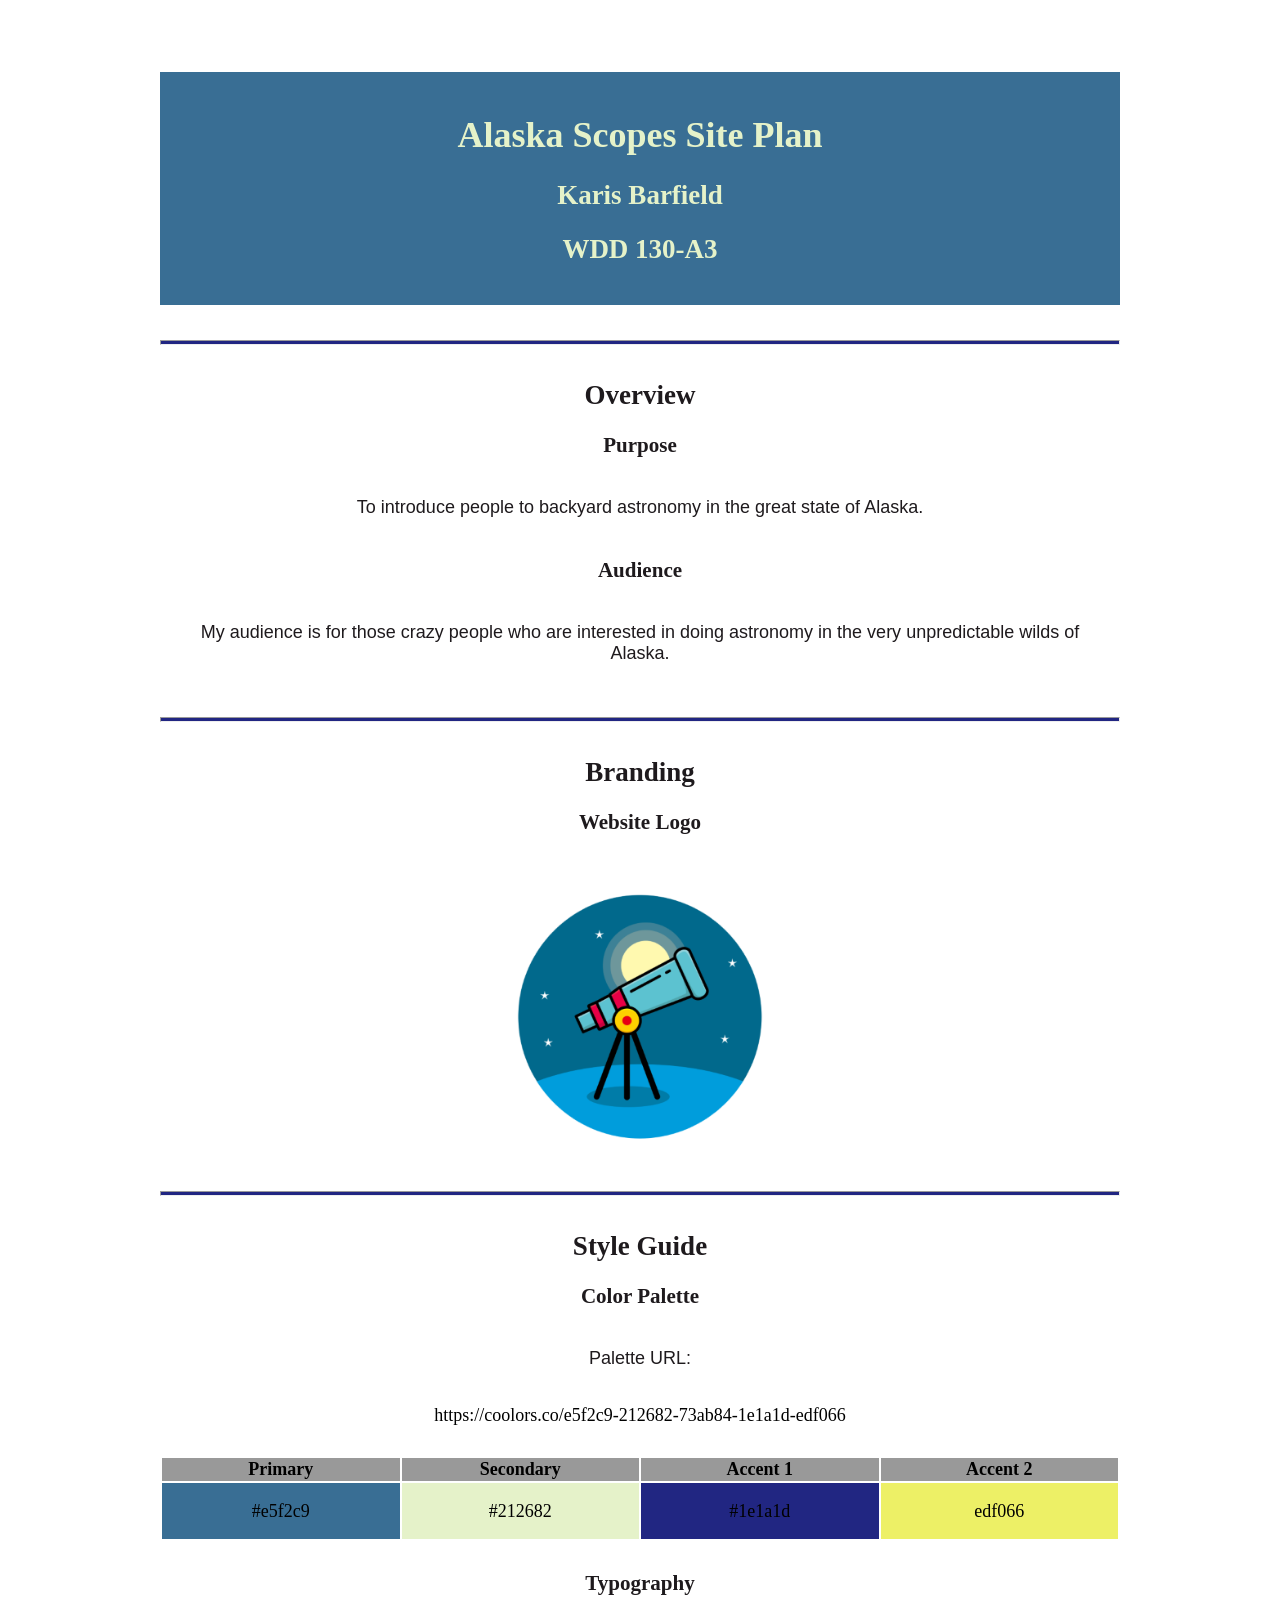
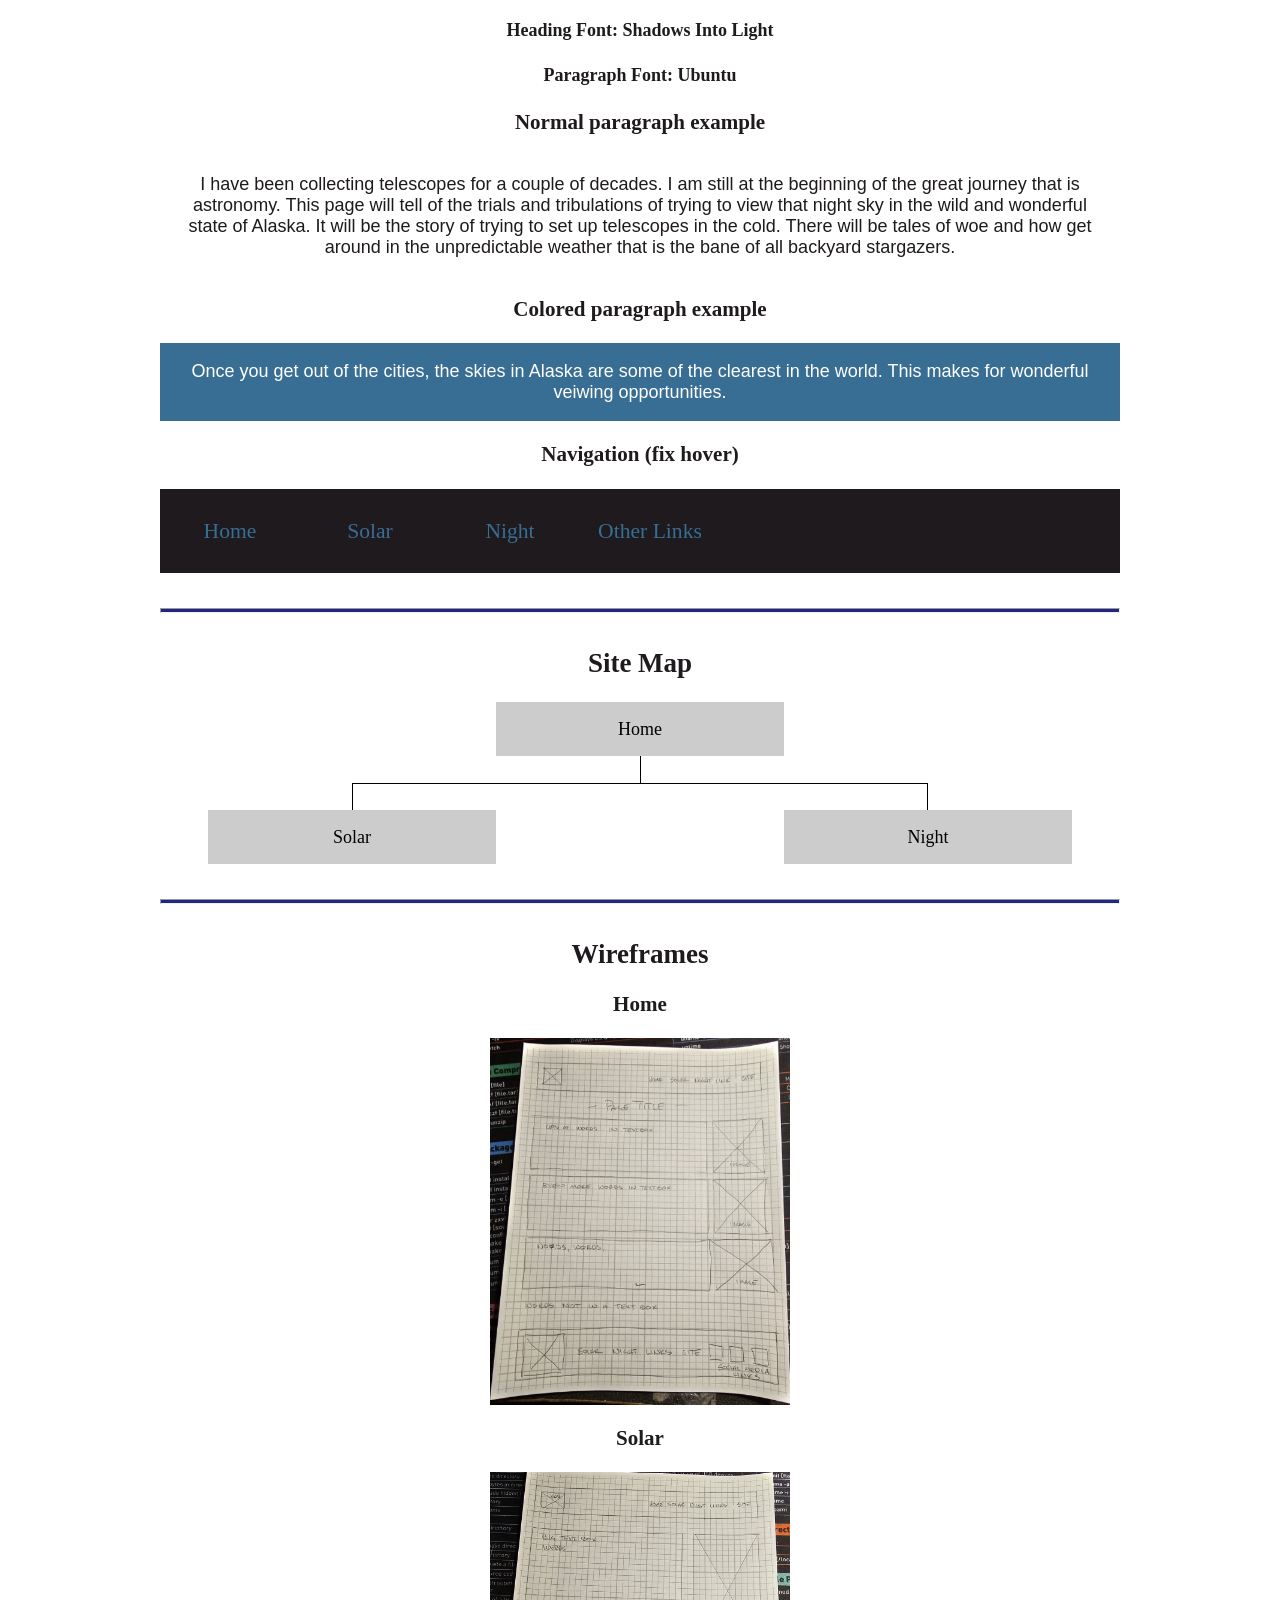
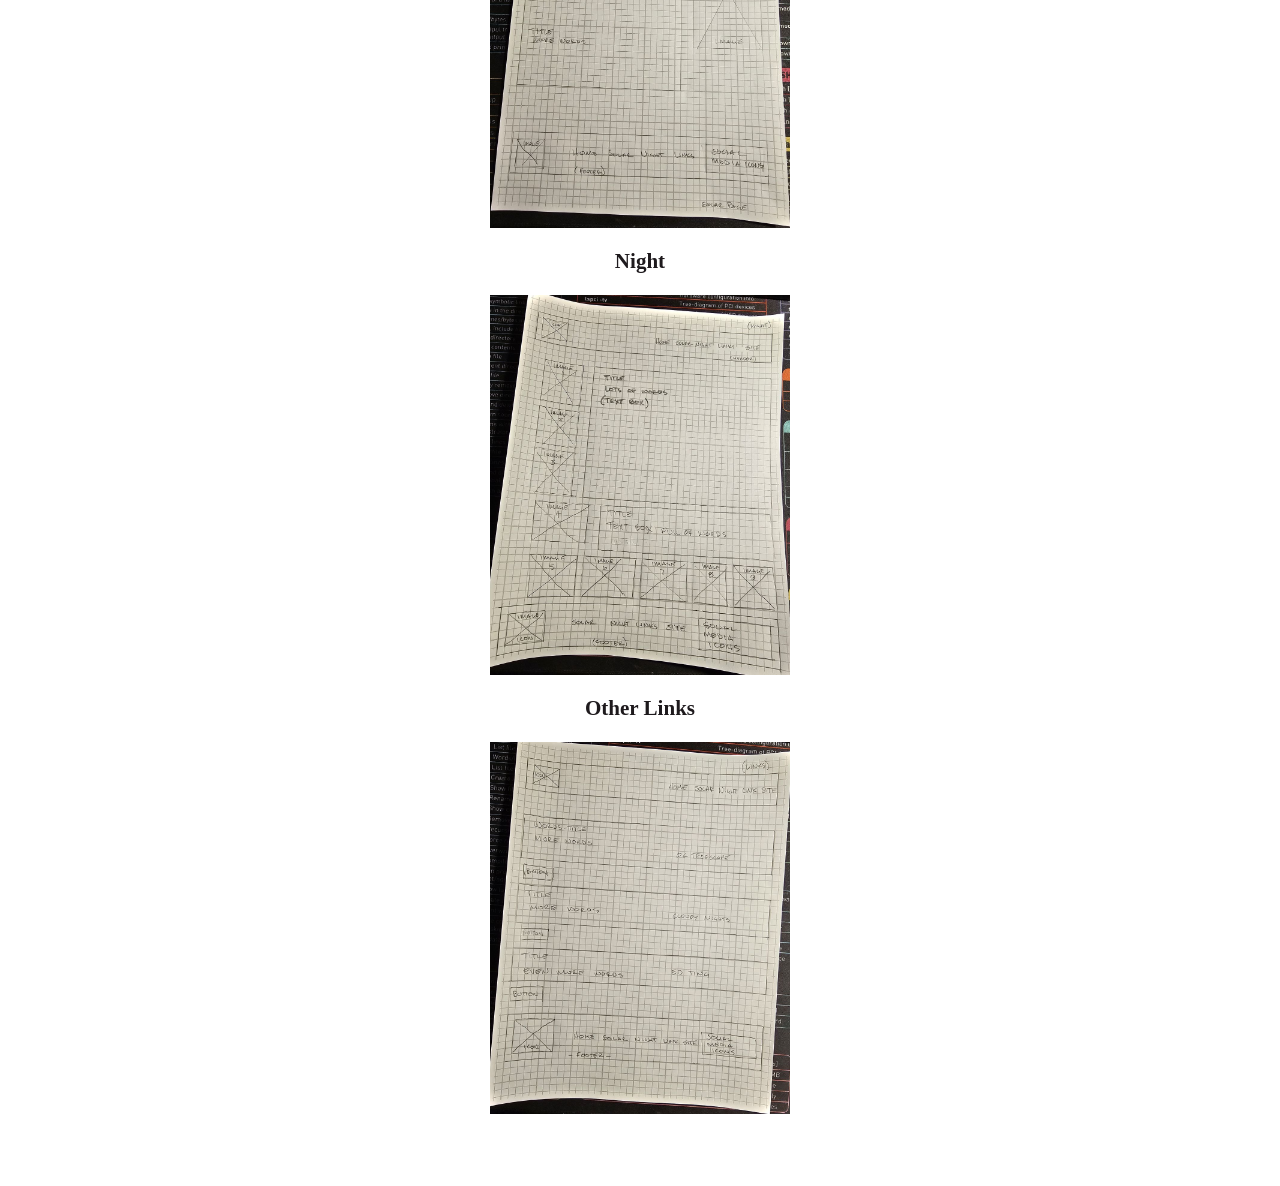
<file: akscope/site-plan-scopes.html>
<!DOCTYPE html>
<html lang="en-us">





<head>
  <meta charset="utf-8" />
  <title>Site Plan</title>
  <link type="text/css" rel="stylesheet" href="styles/site-plan-akscopes.css" />
</head>

<body>
  <header>
    <h1>Alaska Scopes Site Plan</h1>
    <h2>Karis Barfield</h2>
    <h2>WDD 130-A3</h2>
    <!-- In the header above, add the name of your site, your name and class number A3.  -->
  </header>
  <main>
    <!-- I know it's a copy, leave me alone -->
    <hr />
    <h2>Overview</h2>
    <h3>Purpose</h3>
    <p>To introduce people to backyard astronomy in the great state of Alaska.</p>
    <!-- Add something! -->

    <h3>Audience</h3>
    <p>My audience is for those crazy people who are interested in doing astronomy in the very unpredictable wilds of Alaska.</p>
    <!-- Add Something More! -->

    <hr />
    <h2>Branding</h2>
    <h3>Website Logo</h3>
    <!-- -->
    <!-- REPLACE Logo at some future time and date.  I promise. -->
    <img src="images/logo1.png" alt="Logo image" />
    <hr />
    <h2>Style Guide</h2>

    <!-- ------------------------Steps 6-9------------------------------ -->

    <h3>Color Palette</h3>
    <!--  The colors you choose for a website are one of the most important decisions you will make. Follow the instructions on the activity in Canvas then return and replace the color codes below with the hex color codes (the 6 digit numbers that show at the bottom of each color) for the colors you have chosen below.  You should have at least 2 colors but do not have to fill in all 4 if you do not need them.  -->

    <!-- Copy and paste the URL to your finished palette below. Replace the href value that is there with yours. Make sure to paste it into both the href value and the content text of the <a> tag -->
    <p>Palette URL:</p>
    <a href="https://coolors.co/e5f2c9-212682-73ab84-1e1a1d-edf066"
      target="_blank"></a>https://coolors.co/e5f2c9-212682-73ab84-1e1a1d-edf066</a>

    <table class="colors">  <!--I need to work on this...All messed up-->
      <tr>
        <th>Primary</th>
        <th>Secondary</th>
        <th>Accent 1</th>
        <th>Accent 2</th>
      </tr>
      <!-- Replace the numbers in the boxes below with your hex color codes. Then switch to the site-plan.css file and change your colors there as well. -->
      <tr>
        <td class="primary">#e5f2c9</td>
        <td class="secondary">#212682</td>  
        <td class="accent1">#1e1a1d</td>
        <td class="accent2">edf066</td>
        <!--<td class="accent2">731b84</td>  -->
        <!--<td class="accent3">red</td>  <!--Black and red for buttons--
        <td class="accent4">#000000 </td>  <!--This is plain black, right? -->

        </td>
      </tr>
    </table>

    <!-- ------------------------Steps 10-12------------------------------ -->

    <h3>Typography</h3>
    <!-- Choose a font for your paragraphs (body copy) and headlines. What font(s) have you chosen? Think also about which of your colors above you might use for background and font colors. -->

    <h4>
      Heading Font: Shadows Into Light
      <!-- change this -->
    </h4>
    <h4>
      Paragraph Font: Ubuntu
      <!-- change this -->
    </h4>
    <h3>Normal paragraph example</h3>
    <p>
        I have been collecting telescopes for a couple of decades.  I am still at the beginning of the great journey that is astronomy.  
        This page will tell of the trials and tribulations of trying to view that night sky in the wild and wonderful state of Alaska.  
        It will be the story of trying to set up telescopes in the cold.  There will be tales of woe and how get around in the unpredictable 
        weather that is the bane of all backyard stargazers.
    </p>  <!--I promise to write something a bit more eliquent for the real page...-->
    <h3>Colored paragraph example</h3>
    <p class="colored">
      Once you get out of the cities, the skies in Alaska are some of the clearest in the world.  This makes for 
      wonderful veiwing opportunities. 
    </p>

    <!-- Go through and check spelling! -->

    <h3>Navigation  (fix hover) </h3>
    <!-- Think about how you want your navigation bar to look. In the site-plan.css file change the colors to your colors to get the look you desire. -->
    <nav>
      <a href="#">Home</a>
      <a href="#">Solar</a>
      <a href="#">Night</a>
      <a href="#">Other Links</a>
      <!--<a href="#">Contact Us</a>   Do I really want a contact us page? The answer is...-->

    </nav>
    <hr />
    <h2>Site Map</h2>
    <div class="sitemap">
      <div class="sm-home">Home</div>
      <div class="sm-page2">
        Solar
        <!-- this page will have a name later -->
      </div>
      <div class="sm-page3">Night</div>

      <div class="top">&nbsp;</div>
      <div class="left">&nbsp;</div>
      <div class="right">&nbsp;</div>
    </div>
    <hr />
    <h2>Wireframes</h2>
    <!--  Persoanal Note.  I tried wireframe.cc and had the worse experence ever.  Tell Bro. Johnson!-->

    <h3>Home</h3>

    <img src="images/wireframe_home.jpg" alt="home page wireframe" />

    <h3>Solar</h3>

    <img src="images/wireframe_solar.jpg" alt="solar page wireframe" />

    <h3>Night</h3>

    <img src="images/wireframe_night.jpg" alt="night page wireframe" />

    <h3>Other Links</h3>   <!--Maybe change this to equipment page?-->

    <img src="images/wireframe_links.jpg" alt="links page wireframe" />

    <!-- <img src="#" alt="page 2 wireframe"> -->
     <!-- Why doesn't it want to commit? -->
  </main>
</body>

</html>
</file>
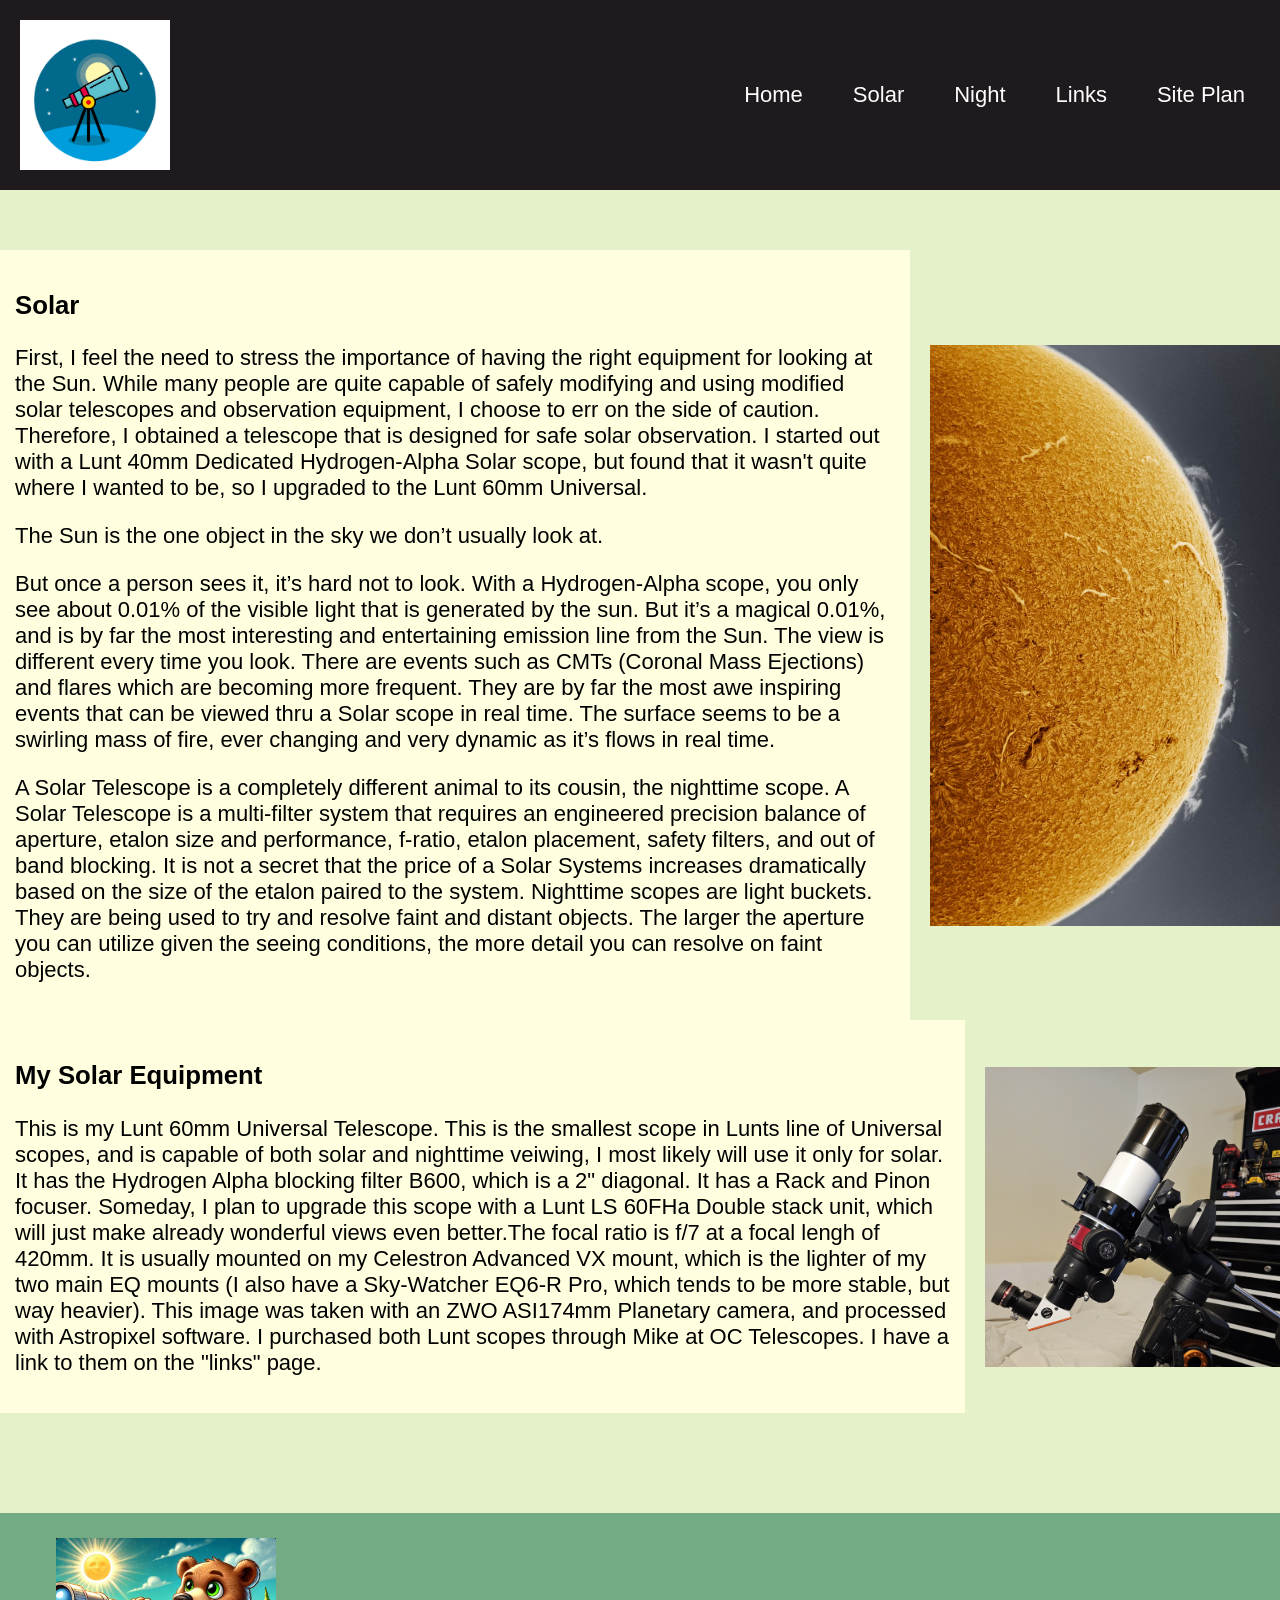
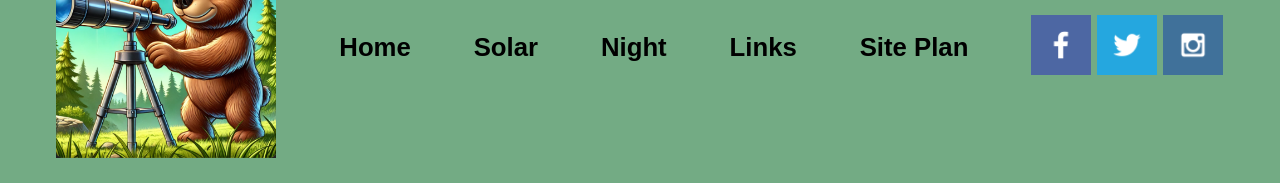
<file: akscope/solar.html>
<!--solar.html-->
<!--10 March 25-->

<!-- Document type as HTML5 -->
<!DOCTYPE html>
<html lang="en"> 

<head>
    <!-- Character encoding as UTF-8 -->
    <meta charset="UTF-8">
    <!-- Ensures compatibility with Internet Explorer, not that I WANT compatibility with IE... -->
    <meta http-equiv="X-UA-Compatible" content="IE=edge">
    <!-- Makes the page responsive to different screen sizes -->
    <meta name="viewport" content="width=device-width, initial-scale=1.0">
    
    <!-- title of the webpage -->
    <title>Ak Scopes</title>

    <!-- Links an external CSS file for styling -->
    <link rel="stylesheet" href="styles/styles_solar.css">
</head>



<body>
    <div id="content"> <!-- Wrapper div for content -->
        <header>
            <!-- Logo linking back to the homepage -->
            <a id="logo_link" href="index.html">
                <img src="images/logo1.png" alt="Logo" class="logo">
            </a>
            
             <!-- Navigation bar with links to other pages real or not-->
             <nav>
                <a href="index.html">Home</a>
                <a href="solar.html">Solar</a>  <!--  -->
                <a href="night.html">Night</a>  <!--  -->
                <a href="links.html">Links</a>  <!--  Take the "page" out...-->
                <a href="site-plan-scopes.html">Site Plan</a>
            </nav>
        </header>



        <!-- Hero section with background image plus a call-to-action -->
        <div id="hero">
            <div id="hero-box">
                <!--<img id="hero-img" src="images/Bigfoot.png" alt="Bigfoot with scope">  <!--background image-->
            </div>
            
        </div>

        <body>

            <!--   -->
        
            <main>
                <div class="image-item">
                    <div class="text-box box2">
                        <h3>Solar</h3>
                        <p>First, I feel the need to stress the importance of having the right equipment for looking at the Sun.  
                            While many people are quite capable of safely modifying and using modified solar telescopes and observation 
                            equipment, I choose to err on the side of caution.  Therefore, I obtained a telescope that is designed for 
                            safe solar observation.  I started out with a Lunt 40mm Dedicated Hydrogen-Alpha Solar scope, but found that it wasn't 
                            quite where I wanted to be, so I upgraded to the Lunt 60mm Universal.  </p>

                        <p> The Sun is the one object in the sky we don’t usually look at. </p>

                        <p>But once a person sees it, it’s hard not to look.  With a Hydrogen-Alpha scope, you only see about 0.01% of the 
                            visible light that is generated by the sun.  But it’s a magical 0.01%, and is by far the most interesting and 
                            entertaining emission line from the Sun.  The view is different every time you look.  There are events such as CMTs 
                            (Coronal Mass Ejections) and flares which are becoming more frequent. They are by far the most awe inspiring events 
                            that can be viewed thru a Solar scope in real time.  The surface seems to be a swirling mass of fire, ever changing 
                            and very dynamic as it’s flows in real time. </p>

                        <p>A Solar Telescope is a completely different animal to its cousin, the nighttime scope. A Solar Telescope is a multi-filter 
                            system that requires an engineered precision balance of aperture, etalon size and performance, f-ratio, etalon placement, 
                            safety filters, and out of band blocking. It is not a secret that the price of a Solar Systems increases dramatically 
                            based on the size of the etalon paired to the system.  Nighttime scopes are light buckets. They are being used to 
                            try and resolve faint and distant objects. The larger the aperture you can utilize given the seeing conditions, the 
                            more detail you can resolve on faint objects.
                            </p>
                    </div>
                    <img src="images/solar98.jpg" alt="half solar">  
                </div>
       

                <div class="image-item">
                    <div class="text-box box2">
                        <h3>My Solar Equipment</h3>
                        <p>  This is my Lunt 60mm Universal Telescope. This is the smallest scope in Lunts line of Universal scopes, and is capable 
                            of both solar and nighttime veiwing, I most likely will use it only for solar.  It has the Hydrogen Alpha blocking filter
                            B600, which is a 2" diagonal.  It has a Rack and Pinon focuser.  Someday, I plan to upgrade this scope with a Lunt LS 60FHa 
                            Double stack unit, which will just make already wonderful views even better.The focal ratio is f/7 at a focal lengh of 420mm.  It is 
                            usually mounted on my Celestron Advanced VX mount, which is the lighter of my two main EQ mounts (I also have a Sky-Watcher 
                            EQ6-R Pro, which tends to be more stable, but way heavier). This image was taken with an ZWO ASI174mm Planetary camera, and 
                            processed with Astropixel software. I purchased both Lunt scopes through Mike at OC Telescopes.  I have a link to them on the "links" page.

                            
                        </p> <!-- Try to get the address on one line?-->

                        <p> </p>
                    </div>
                    <img src="images/Lunt60.jpg" alt="Lunt1">  
                </div>
                
            </main>   

        
            <!--  -->
        
        <!-- Footer section with additional links and social media icons  (05) -->
        <footer>
            <img src="images/SolarBear.png" alt="cute bear sun">  <!--Square up a bit-->
            <h3><a href="index.html">Home</a></h3>
            <h3><a href="solar.html">Solar</a></h3>
            <h3><a href="night.html">Night</a></h3>
            <h3><a href="links.html">Links</a></h3>  <!--Changed to just "links" on all pages-->
            <h3><a href="site-plan-scope.html">Site Plan</a></h3>  


            
            <!-- Social media links that work most of the time-->
            <div class="social">
                <a href="https://facebook.com" target="_blank">
                    <img src="images/facebook.png" alt="fb icon">
                </a>
                <a href="https://twitter.com" target="_blank">   <!-- I thought Twitter was gone or renamed or something? -->
                    <img src="images/twitter.png" alt="twitter icon">
                </a>
                <a href="https://instagram.com" target="_blank">
                    <img src="images/instagram.png" alt="instagram icon">
                </a>
            </div>
        </footer>
    </div>
</body>

</html>
</file>
<file: akscope/styles/styles_index.css>
/* ========== General Styles ========== */
body {
    background-color: #e5f2c9;
    font-family: sans-serif;
    font-size: 22px;
    margin: 0;
    padding: 0;
}

#content {
    max-width: 1600px;
    margin: 0 auto;
}

/* ========== Header & Navigation ========== */
header {
    background-color: #1e1a1d;
    display: flex;
    align-items: center;
    justify-content: space-between;
    padding: 20px;
}

/* Logo Styling */
#logo_link img {
    width: 150px; /* Adjust logo size */
    height: auto;
    display: block;
    margin: 0 auto;
}

nav {
    display: flex;
    gap: 20px;
}

nav a {
    color: white;
    text-decoration: none;
    padding: 15px;
}

nav a:hover {
    background-color: white;
    color: #212682;
}

/* ========== Hero Section ========== */
#hero-box img {
    width: 100%;
    height: auto;
}

#hero-msg {
    text-align: center;
    margin-top: 50px;
}

#hero-msg h1, #hero-msg h4 {
    color: white;
}

/* ========== Main Content Styling ========== */
main {
    padding-top: 60px;
}

.section-title {
    text-align: center;
}

/* Image & Text Box Layout */
.image-container {
    display: flex;  /* goes back to flex if not work */
    flex-direction: column;
    gap: 30px;
}

.image-item {
    display: flex;
    align-items: center;
    gap: 20px;
}

.text-box {
    background-color: lightyellow;
    padding: 15px;
    max-width: 1200px; /* Makes the text box longer */
}

.image-item img {
    width: auto;
    height: 300px; /* uniform image size */
    object-fit: cover;
}

/* ========== Footer ========== */
footer {
    background-color: #73ab84;
    padding: 25px;
    display: flex;
    justify-content: space-around;
    align-items: center;
    margin-top: 100px;
}

footer img {
    width: 220px;
    height: 220px;
    object-fit: cover;
}

footer a {
    text-decoration: none;
    color: black;
}

footer a:hover {
    background-color: white;
    color: red;
}

/* Social Media Icons */
.social img {
    width: 60px;  /* icon size */  
    height: 60px;
}

/* ========== Responsive Design ========== */
@media screen and (max-width: 1024px) {
    body {
        font-size: 20px;
    }
    
    header {
        flex-direction: column;
        text-align: center;
    }
    
    nav {
        flex-direction: column;
    }
    
    .image-item {
        flex-direction: column;
        align-items: center;
        text-align: center;
    }
}

@media screen and (max-width: 768px) {
    body {
        font-size: 18px;
    }
    
    footer {
        flex-direction: column;
        text-align: center;
    }
}

@media screen and (max-width: 480px) {
    body {
        font-size: 16px;
    }
    
    header img {
        width: 80px;
    }
}

/* Back to it not working well on different sizes screen...like my phone, though it looks ok on my 12.9 inch iPad Pro... */
</file>
<file: wwr/styles/styles.css>
/* styles Re-write 10 Feb 25*/

/* styles.css  */
/* Global Styles */
body {
    max-width: 1600px;   /* Limits the width */
    margin: 0 auto;  /* centers the whole page.  Maybe not the right idea */
    padding: 20px;   /* Good space around the edges */
    font-family: Arial, sans-serif; /* Universal font */
}

body {   /*page background color*/
    max-width: 1600px;
    margin: 0 auto;
    padding: 20px;
    font-family: Arial, sans-serif;
    background-color: #f0f0f0 ;  /* A soft off-white/gray color */
}


/* Header Styles */
header {     /* Here's my Green Header  */
    background-color: green;
    color: white;   /* white text */
    text-align: center;  /* Centers the navigation links */
    padding: 0;
    margin: 0 auto;
    max-width: 100%;   /* No overflowing Allowed!! */
    display: flex;
    justify-content: space-between;
    align-items: center;
    box-sizing: border-box;
}

nav a {
    color: white;
    margin: 0 15px;
    text-decoration: none;  /* This removes pesky underline */
    font-weight: bold;
}


/* Hero Section */
#hero-msg {
    text-align: center;
    display: flex;
    flex-direction: column;
    align-items: center;
}

.home-title {    /* these are the words  */
    text-align: center;
    font-size: 55px;  /*h1 size, I think */
    color: #4b0082;     /* I like this indigo color */
    font-weight: bold;
    margin-top: 20px;
}


h4.home-title {
    font-size: 45px; /* Smaller size than h1 */
    margin: 15px 0;
}

h2.home-title {
    font-size: 35px; /* Smaller size than h4 */
    margin: 15px 0;
}

/* Button Styles */
.button-box {
    display: flex;
    justify-content: center;
    margin-top: 10px;   /*Space ABOVE the button */
    margin-bottom: 20px; /* Adds space below the button */
}  

.book {    /*actually added the button box */ 
    display: inline-block;
    padding: 10px 20px;
    background-color: #003366;  /*dark blue button*/
    color: white;  /* white words*/
    text-decoration: none;  /*more pesky underlines removed */
    border-radius: 5px;
}

.button-box{
    text-align: center;
}
main section{
    text-align: center;
}
#background{
    height: 700px;
    background-color: olive;
}

.mountains {
    margin-top: 20px; /* Adds space above the mountains image */
}

/*  .hero-img.photo {
    display: block;
    max-width: 300px;
    height: auto;
    border: 3px solid red;  /* how fat the frame is */
    /*padding: 5px;  /* Space between the pic and frame: I like a little there! */
    /*box-sizing: border-box;  */ 
/*}*/ 
.card-img {
    border: 5px solid red;  /* Red border, 5px thick */
    padding: 5px;           /* adds space between the image and the border */
    box-sizing: border-box; /* Ensures the border doesn't affect the image layout */
}


.info-box {
    background-color: #f0e68c; /* A nice Light Khaki color */
    padding: 20px;             /* Adds space inside the box */
    border-radius: 10px;       /* Optional: rounds the corners */
    text-align: center;        /* Centers the text and button */
    max-width: 100%;          /* Optional: controls box width */
    margin: 20px auto;         /* Adds space above/below and centers the box horizontally */
    box-shadow: 0 4px 8px rgba(0, 0, 0, 0.2); /* Optional: adds a subtle shadow */
}


    /* Footer Styles   */
footer {
    background-color: #6a5acd; /* SlateBlue */
    color: white;
    text-align: center;  /* Centers all footer content */
    padding: 20px;  /* Adds space inside the footer */
    width: 100%;    /* Ensures it stretches across the full page */
    box-sizing: border-box;
    margin-top: 20px;
}
</file>
<file: wwr1/styles/styles1a.css>
/* Rafting Site Styles - Updated with Media Queries */
/* 3 March 25 */


/* messed with all images....*/




/* General body styling */
body {
    background-color: #f8f8f8; /* Fixed invalid color */
    font-family: sans-serif;
    margin: 0;
    font-size: 22px;
    padding: 0;
}

#logo_link {
    padding-top: 10px;
    justify-self: center;
    align-self: center;
}

h2 {
    margin: 0;
}

#content {
    max-width: 1600px;
    margin: 0 auto;
}

header {
    background-color: green; /* I like green */
    display: grid;
    grid-template-columns: 150px auto;
}

header img {
    width: 100px; /* Adjusted size for better responsiveness */
    height: auto;
}

.home-title {
    font-size: 2em;
    font-family: sans-serif;
    margin-top: 10px;
}

nav {
    display: flex;
    justify-content: space-around;
}

nav a {
    text-align: center;
    color: white;
    text-decoration: none;
    padding: 35px;
}

nav a:hover {
    background-color: white;
    color: #212682;
}

#hero {
    display: grid;
    grid-template-columns: 1fr 3fr 1fr;
}

#hero-box {
    grid-column: 1/4;
    grid-row: 1/3;
    z-index: -1;
    width: 100%;
}

#hero-box img {
    width: 100%;
    height: auto;
}

#hero-msg {
    grid-column: 2/3;
    grid-row: 1/2;
    margin-top: 100px;
    text-align: center;
}

#hero-msg h1, #hero-msg h4 {
    color: white;
}

header {
    margin-bottom: 70px; /* Adjust this value as needed */
}



main {
    padding-top: 60px; /* Adds space between the header and content */
}

.home-grid {
    display: grid;
    grid-template-columns: repeat(10, 1fr);
}

.rivers-card { grid-column: 2/4; grid-row: 2/3; }
.camping-card { grid-column: 5/7; grid-row: 2/3; }
.rapids-card { grid-column: 8/10; grid-row: 2/3; }

#background {
    grid-column: 1/11;
    grid-row: 4/9;
    height: 725px;
    background-color: olive;
}

.mountains {
    width: 100%;
    grid-column: 2/7;
    grid-row: 5/8;
    box-shadow: 5px 5px 10px #6f7364;
    border: 10px solid #16302b; /* Fixed missing # in color */
}

.card-img {
    width: 100%;
    border: 8px solid greenyellow; /* I know, the yellow-green is a bit much */
    padding: 3px;
    transition: transform .5s;
    box-shadow: 5px 5px 10px #6f7364;
}

.card-img:hover {
    opacity: .6;
    transform: scale(1.1);
}

.book, .join {
    background-color: black;
    color: red;
    text-decoration: none;
    font-size: 18px;
    padding: 15px 30px;
    margin-top: 50px;
    border-radius: 5px;
}

.button-box {
    text-align: center;
}

.msg {
    background-color: #219d21;
    color: white;
    font-family: sans-serif;
    line-height: 1.5em;
    padding: 35px;
    grid-column: 6/10;
    grid-row: 6/7;
    box-shadow: 5px 5px 10px lightgray;
}

footer {
    background-color: #73ab84;
    padding: 25px 50px;
    margin-top: 200px;
    display: flex;
    justify-content: space-around;
    align-items: center;
}

footer a {
    text-decoration: none;
}

footer a:hover {
    background-color: white;
    color: red;
}

/* -------------------- MEDIA QUERIES -------------------- */

/* For screens smaller than 1024px (Tablets & Small Laptops) */
@media screen and (max-width: 1024px) {
    body {
        font-size: 20px;
    }
    
    header {
        grid-template-columns: 1fr;
        text-align: center;
    }
    
    nav {
        flex-direction: column;
        align-items: center;
    }
    
    .home-grid {
        grid-template-columns: repeat(5, 1fr);
    }
}

/* Query Media stuff-For screens smaller than 768px (Phones & Small Tablets) */
@media screen and (max-width: 768px) {
    body {
        font-size: 18px;
    }
    
    .home-grid {
        grid-template-columns: 1fr;
    }
    
    .rivers-card, .camping-card, .rapids-card {
        grid-column: 1 / -1;
    }
    
    .msg {
        grid-column: 1 / -1;
        text-align: center;
    }
    
    footer {
        flex-direction: column;
        text-align: center;
    }
}

/* More Query Media - For screens smaller than 480px (Small Phones)   */
@media screen and (max-width: 480px) {
    body {
        font-size: 16px;
    }
    
    header img {
        width: 80px;
    }
    
    nav a {
        padding: 15px;
    }
}

/* side by side stuff */
.image-container {
    display: flex;
    flex-direction: column;
    align-items: flex-end; /* Aligns items to the right */
    width: 100%;
}

.image-item {
    display: flex;
    align-items: center; /* Aligns text and image in a row */
    justify-content: flex-start; /* Pushes content to the right */
    width: 100%; /* Adjust width  */
    margin-bottom: 20px; /* Space between items */
}

.text-box {
    background-color: lightgray; /* Color of text box...Maybe change?  Looks nice */
    padding: 10px;
    margin-right: 15px; /* Creates space between text and image */
    width: 1000px; /* Adjust width */
    text-align: right; /* Aligns text inside the box */
}

img {
    max-width: 500px; /* Set a reasonable max width */
    height: auto;
}

/* Reset all images to their natural size unless specified */
img {
    max-width: 100%;
    height: auto;
}

/* Style only images inside .image-item */
.image-item img {
    max-width: 200px; /* Ensures content images stay small */
    height: auto;
}
</file>
<file: akscope/styles/styles_links.css>
/* ========== General Styles ========== */
body {
    background-color: #e5f2c9;
    font-family: sans-serif;
    font-size: 22px;
    margin: 0;
    padding: 0;
}

#content {
    max-width: 1600px;
    margin: 0 auto;
}

/* ========== Header & Navigation ========== */
header {
    background-color: #1e1a1d;
    display: flex;
    align-items: center;
    justify-content: space-between;
    padding: 20px;
}

/* Logo Styling */
#logo_link img {
    width: 150px; /* Adjust logo size */
    height: auto;
    display: block;
    margin: 0 auto;
}

nav {
    display: flex;
    gap: 20px;
}

nav a {
    color: white;
    text-decoration: none;
    padding: 15px;
}

nav a:hover {
    background-color: white;
    color: #212682;
}

/* ========== Hero Section ========== */
#hero-box img {
    width: 100%;
    height: auto;
}

#hero-msg {
    text-align: center;
    margin-top: 50px;
}

#hero-msg h1, #hero-msg h4 {
    color: white;
}

/* ========== Main Content Styling ========== */
main {
    padding-top: 60px;
}

.section-title {
    text-align: center;
}

/* Image & Text Box Layout */
.image-container {
    display: flex;
    flex-direction: column;
    gap: 30px;
}

.image-item {
    display: flex;
    align-items: center;
    gap: 20px;
}

.text-box {
    background-color: lightyellow;
    padding: 15px;
    max-width: 600px; /* Adjusted for better balance */
}

.image-item img {
    width: auto;
    height: 250px; /* Ensures uniform image size */
    object-fit: cover;
}

/* ========== Buttons ========== */
.button {
    display: inline-block;
    background-color: #ff6600; /* High visibility orange */
    color: white;
    text-decoration: none;
    font-size: 20px;
    padding: 15px 30px;
    border-radius: 5px;
    text-align: center;
    transition: background-color 0.3s;
}

.button:hover {
    background-color: #cc5500;
}

.book, .join {
    background-color: black;
    color: red;
    text-decoration: none;
    font-size: 18px;
    padding: 15px 30px;
    margin-top: 50px;
    border-radius: 5px;
}

.button-box {
    text-align: center;
}



/* ========== Footer ========== */
footer {
    background-color: #73ab84;
    padding: 25px;
    display: flex;
    justify-content: space-around;
    align-items: center;
    margin-top: 100px;
}

footer img {
    width: 220px;  /*  Adjust the size of the bears */
    height: 220px;
    object-fit: cover;
}

footer a {
    text-decoration: none;
    color: black;
}

footer a:hover {
    background-color: white;
    color: red;
}

/* Social Media Icons */
.social img {
    width: 60px;  /* adjusts the size of the social media icons*/
    height: 60px;
}

/* ========== Responsive Design ========== */
@media screen and (max-width: 1024px) {
    body {
        font-size: 20px;
    }
    
    header {
        flex-direction: column;
        text-align: center;
    }
    
    nav {
        flex-direction: column;
    }
    
    .image-item {
        flex-direction: column;
        align-items: center;
        text-align: center;
    }
}

@media screen and (max-width: 768px) {
    body {
        font-size: 18px;
    }
    
    footer {
        flex-direction: column;
        text-align: center;
    }
}

@media screen and (max-width: 480px) {
    body {
        font-size: 16px;
    }
    
    header img {
        width: 80px;
    }
}
</file>
<file: akscope/styles/styles_night.css>
@import url("styles_index.css"); /* Imports the main styles file */

/* Reverse layout for night.html */
.image-item {
    flex-direction: row-reverse; /* Flips text and image */
}

/* Optional: Make sure images are properly sized */
.image-item img {
    width: auto;
    height: 250px; /* Adjust height as needed */
    object-fit: cover;
}

    display: flex;
    flex-direction: column; /* Stack content vertically */
    align-items: center; /* Center-align images and text */
    gap: 20px; /* Adds spacing between stacked items */


/* the images just above the footer...*/

    .equipment-gallery {
        display: flex;
        justify-content: center; /* Centers images */
        gap: 20px; /* Adds spacing between images */
        margin-top: 40px; /* Adds space above the images */
        margin-bottom: 40px; /* Adds space below the images */
    }
    
    .equipment-gallery img {
        width: 250px; /* Adjust size as needed */
        height: auto;
        border-radius: 10px; /* Adds rounded corners */
        box-shadow: 5px 5px 10px rgba(0, 0, 0, 0.3); /* Adds a slight shadow */
        transition: transform 0.3s; /* Smooth hover effect */
    }

    .equipment-gallery {
        display: flex;
        justify-content: center; /* Centers images */
        gap: 20px; /* Adds spacing between images */
        margin-top: 80px; /* Increases space above the image row */
        margin-bottom: 40px; /* Keeps space before the footer */
    }
    
    
    .equipment-gallery img:hover {
        transform: scale(1.1); /* Slight zoom on hover */
    }
</file>
<file: akscope/styles/site-plan-akscopes.css>
/* if you are using any Google fonts change the font names below to your fonts. 
Any spaces in your font name should be replaced with a +. 
Fonts are separated by a & */

/*@import url('https://fonts.googleapis.com/css2?family=IM+Fell+French+Canon&family=Lato:ital,wght@0,400;0,700;1,400&display=swap');  */
@import url('https://fonts.google.com/specimen/Open+Sans?lang=en_Latn');

:root {
  /* change the values below to your colors from your palette */

  --primary-color: #396E94   ;
  --secondary-color: #e5f2c9 ;
  --accent1-color: #212682;  
  --accent2-color: #edf066;

/*  https://coolors.co/e5f2c9-212682-73ab84-1e1a1d-edf066< */


  /* change the values below to your chosen font(s) */
  --heading-font: "Open Sans";
  --paragraph-font: Open Sans, sans-serif;   /* Why can't they be the same? */

  /* these colors below should be chosen from among your palette colors above */
  --headline-color-on-white: #1e1a1d;  /* headlines on a white background */ 
  --headline-color-on-color: #e5f2c9; /* headlines on a colored background */ 
  --paragraph-color-on-white: #1e1a1d; /* paragraph text on a white background */ 
  --paragraph-color-on-color: white; /* paragraph text on a colored background */ 
  --paragraph-background-color: #396E94  ;
  --nav-link-color: #396E94;
  --nav-background-color: #1e1a1d;  /* Top Nav Bar */
  --nav-hover-link-color: white;
  --nav-hover-background-color: #white;   /*change this at some point */
}


/*  Look around below...but DON'T CHANGE ANYTHING! */  

/* Style for the body element */
body {
  max-width: 960px;  /* Limits the maximum width of the body to 960 pixels */
  margin: 0 auto;  /* Centers the body content horizontally */
  padding: 4em;  /* Adds padding around the content */
  font-size: 18px;  /* Sets the base font size */
  text-align: center;  /* Centers all text within the body */
}

/* Style for images */
img {
  display: block;  /* Ensures images are displayed as block elements */
  margin: 0 auto;  /* Centers the image horizontally */
  max-width: 300px;  /* Limits the maximum width of images to 300 pixels */
}

/* Style for all heading elements */
h1, h2, h3, h4, h5, h6 {
  font-family: var(--heading-font);  /* Uses a CSS variable for the font */
  color: var(--headline-color-on-white);  /* Sets the color using a CSS variable */
}

/* Specific style for h2 elements */
h2 {
  text-align: center;  /* Centers h2 text */
}

/* Style for horizontal rules */
hr {
  height: 3px;  /* Sets the thickness of the horizontal line */
  margin: 35px 0;  /* Adds vertical spacing above and below */
  background: var(--accent1-color);  /* Sets the background color using a CSS variable */
}

/* Style for the header element */
header {
  padding: 1em;  /* Adds padding inside the header */
  text-align: center;  /* Centers text inside the header */
  color: var(--headline-color-on-color);  /* Sets text color using a variable */
  background-color: var(--paragraph-background-color);  /* Sets the background color */
}

/* Style for h1 and h2 elements inside the header */
header > h1, header > h2 {
  color: var(--headline-color-on-color);  /* Ensures heading text color is consistent */
}

/* Style for paragraph elements */
p {
  font-family: var(--paragraph-font);  /* Sets font using a CSS variable */
  color: var(--paragraph-color-on-white);  /* Sets text color */
  padding: 1em;  /* Adds padding around paragraphs */
}

/* Styles for the colors table */
.colors {
  width: 100%;  /* Sets table width to fill container */
  min-width: 350px;  /* Ensures table is at least 350px wide */
  margin: 30px auto;  /* Centers table and adds vertical spacing */
  text-align: center;  /* Centers table text */
}

/* Style for table headers inside the colors table */
.colors th {
  background-color: #999;  /* Sets a grey background for table headers */
}

/* Style for table data cells inside the colors table */
.colors td {
  width: 25%;  /* Each table cell takes up 25% of the row width */
  height: 3em;  /* Sets the height of table cells */
}

/* Background colors for different classes */
.primary {
  background-color: var(--primary-color);  /* Uses variable for primary color */
}

.secondary {
  background-color: var(--secondary-color);  /* Uses variable for secondary color */
}

.accent1 {
  background-color: var(--accent1-color);  /* Uses variable for accent1 color */
}

.accent2 {
  background-color: var(--accent2-color);  /* Uses variable for accent2 color */
}

/* Style for paragraphs with the "colored" class */
p.colored {
  background-color: var(--paragraph-background-color);  /* Sets background color */
  color: var(--paragraph-color-on-color);  /* Sets text color */
}

/* Style for navigation */
nav {
  background-color: var(--nav-background-color);  /* Sets navigation background */
  line-height: 3em;  /* Sets vertical spacing between lines */
  text-align: center;  /* Centers text */
  font-size: 1.2em;  /* Increases font size */
}

/* Navigation list styling */
nav {
  list-style-type: none;  /* Removes bullet points from lists */
  display: flex;  /* Uses flexbox for layout */
}

/* Style for navigation links */
nav a {
  padding: 1em;  /* Adds padding */
  min-width: 120px;  /* Ensures minimum width */
  text-decoration: none;  /* Removes underline */
  padding: 10px;  /* Duplicate padding rule, might be redundant */
}

/* Default link styles */
nav a:link, nav a:visited {
  color: var(--nav-link-color);  /* Sets default link color */
}

/* Hover state for navigation links */
nav a:hover {
  color: var(--nav-hover-link-color);  /* Changes text color on hover */
  background-color: var(--nav-hover-background-color);  /* Changes background color on hover */
}

/* Sitemap grid layout */
.sitemap {
  display: grid;  /* Uses CSS grid */
  justify-content: center;  /* Centers the grid items */
  grid-template-columns: repeat(6, 15%);  /* Defines six equal columns */
  grid-template-rows: 3em 1.5em 1.5em 3em;  /* Defines row heights */
  grid-template-areas: 
    ". . home home . ."
    ". . . top . ."
    ". left left right right ."
    "page2 page2 . . page3 page3";  /* Defines named grid areas */
}

/* Ensures grid items are centered */
.sitemap > div {
  text-align: center;
}

/* Styles for sitemap sections */
.sm-home {
  grid-area: home;  /* Places element in "home" grid area */
  background-color: #ccc;  /* Sets background color #ccc is light gray*/
  line-height: 3em;  /* Centers the text vertically */
}

.sm-page2 {
  grid-area: page2;  /* Places element in "page2" grid area */
  background-color: #ccc;  
  line-height: 3em;
}

.sm-page3 {
  grid-area: page3;  /* Places element in "page3" grid area */
  background-color: #ccc;
  line-height: 3em;
}

/* Sitemap connectors */
.top {
  grid-area: top;
  border-left: 1px solid;  /* Adds left border */
}

.left {
  grid-area: left;
  border-top: 1px solid;  /* Adds top border */
  border-left: 1px solid;  /* Adds left border */
}

.right {
  grid-area: right;
  border-top: 1px solid;  /* Adds top border */
  border-right: 1px solid;  /* Adds right border */
}



/*  Notes:  Duplicate padding in nav a

There are two padding declarations (padding: 1em; and padding: 10px;). The second one will override the first.
Navigation styling issue

The second nav selector (nav { list-style-type: none; display: flex; }) is not actually targeting <ul> or <ol>. If nav is meant to be a <ul>, it should be nav ul.
Undefined Variables

The CSS relies on custom properties (var(--some-variable)). Make sure these are defined in the root (:root {}) or imported correctly.  */
</file>
<file: akscope/styles/styles_solar.css>
/*styles sheet for solar page */

@import url("styles_index.css"); /* Imports the main styles_index.css file */

/* Make the solar98.jpg image bigger */
img[src*="solar98.jpg"] {
    width: 350px;  /* Adjust as needed */
    height: auto; /* Keeps aspect ratio */
}
</file>
